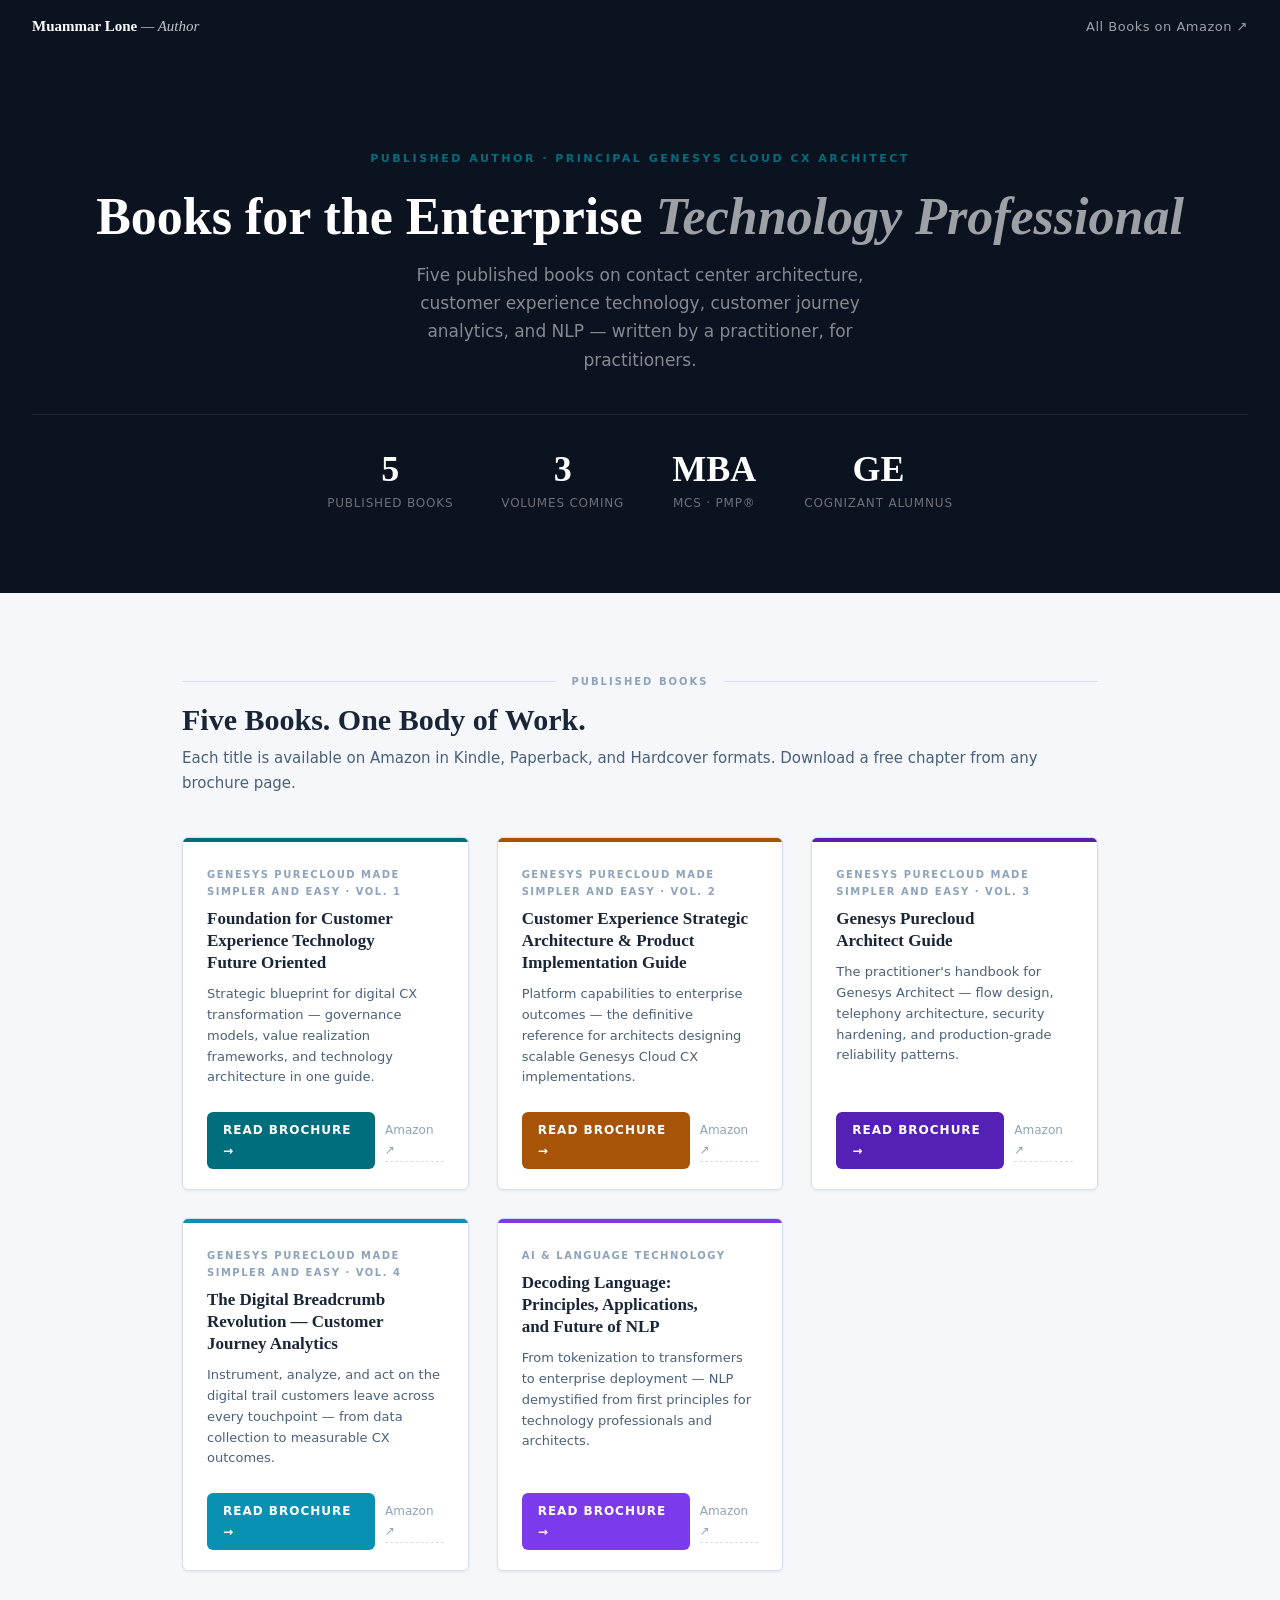
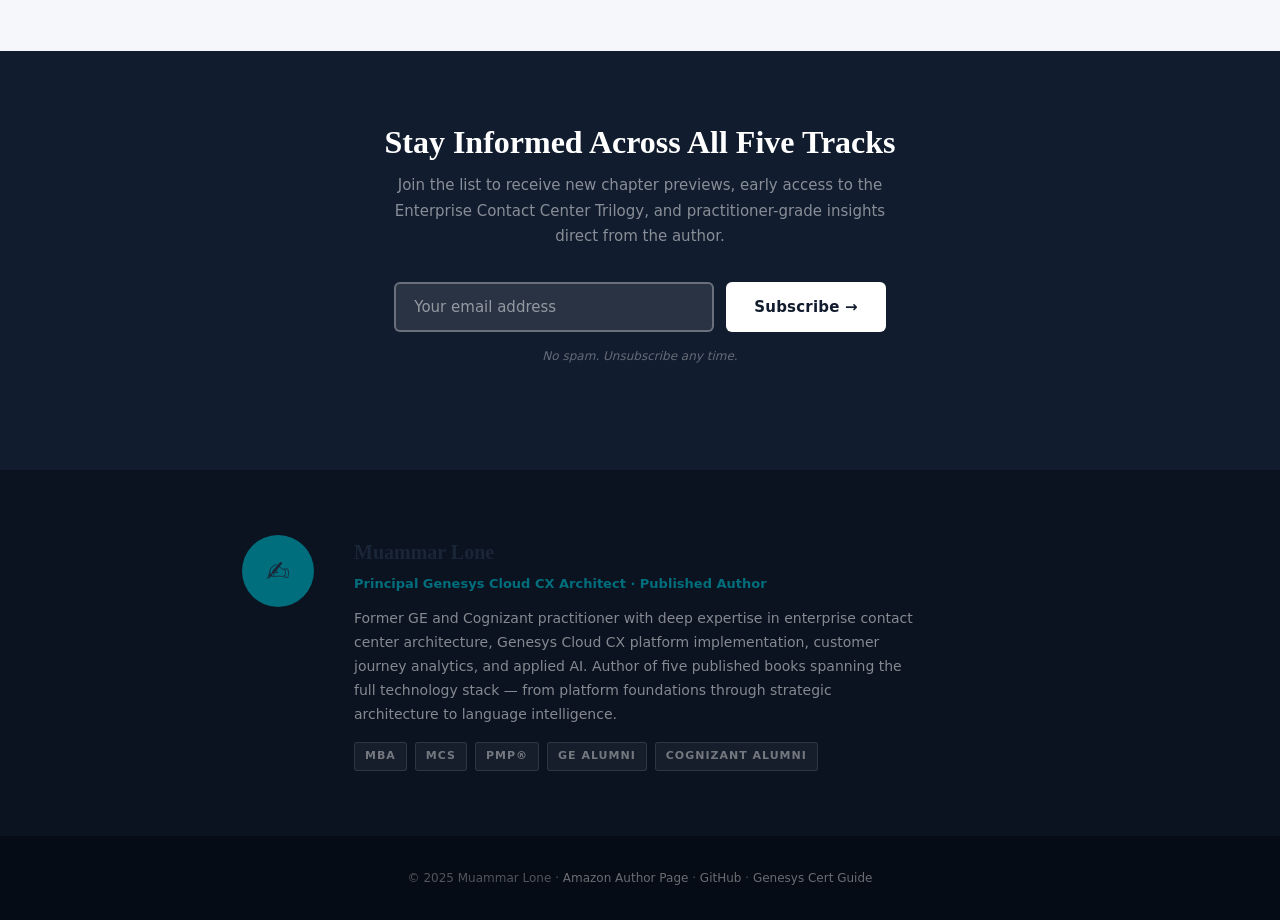
<file: index.html>
<!DOCTYPE html>
<html lang="en">
<head>
<meta charset="UTF-8">
<meta name="viewport" content="width=device-width, initial-scale=1.0">
<title>Muammar Lone — Author</title>
<meta name="description" content="Books on Genesys Cloud CX, contact center architecture, customer journey analytics, and NLP by Muammar Lone.">
<link rel="stylesheet" href="style.css">
<style>
:root { --accent: #006E7C; }

/* INDEX-SPECIFIC */
.hub-hero {
  background: var(--dark);
  padding: 96px 32px 80px;
  text-align: center;
}
.hub-eyebrow {
  font-size: 11px; font-weight: 700; font-family: var(--font-body);
  text-transform: uppercase; letter-spacing: 2.5px;
  color: var(--accent); margin-bottom: 20px;
}
.hub-hero h1 {
  font-family: var(--font-display);
  font-size: clamp(32px, 5vw, 52px);
  font-weight: bold; color: #fff; line-height: 1.1;
  margin-bottom: 16px; text-wrap: balance;
}
.hub-hero h1 em { font-style: italic; color: rgba(255,255,255,.6); }
.hub-hero-sub {
  font-size: 17px; color: rgba(255,255,255,.5);
  max-width: 520px; margin: 0 auto 40px; line-height: 1.65;
}
.hub-stats {
  display: flex; gap: 48px; justify-content: center; flex-wrap: wrap;
  border-top: 1px solid rgba(255,255,255,.08);
  padding-top: 36px; margin-top: 0;
}
.hub-stat-val {
  font-family: var(--font-display);
  font-size: 36px; font-weight: bold; color: #fff; line-height: 1;
  margin-bottom: 6px; font-variant-numeric: tabular-nums;
}
.hub-stat-lbl { font-size: 12px; color: rgba(255,255,255,.4); letter-spacing: .8px; text-transform: uppercase; }

/* BOOK GRID */
.books-section {
  padding: 80px 32px;
  max-width: 980px; margin: 0 auto;
}
.books-hub-grid {
  display: grid;
  grid-template-columns: repeat(auto-fill, minmax(280px, 1fr));
  gap: 28px;
  margin-top: 40px;
}
.book-hub-card {
  background: var(--surface);
  border: 1px solid var(--border);
  border-radius: var(--radius);
  box-shadow: var(--sh);
  overflow: hidden;
  display: flex; flex-direction: column;
  text-decoration: none;
  transition: box-shadow .18s, transform .18s;
}
.book-hub-card:hover { box-shadow: var(--sh-md); transform: translateY(-2px); }
.bhc-accent { height: 4px; }
.bhc-body { padding: 24px; flex: 1; }
.bhc-vol {
  font-size: 10px; font-weight: 700; text-transform: uppercase; letter-spacing: 1.5px;
  color: var(--faint); margin-bottom: 8px; font-family: var(--font-body);
}
.bhc-title {
  font-family: var(--font-display);
  font-size: 17px; font-weight: bold; line-height: 1.3; color: var(--text);
  margin-bottom: 10px; text-wrap: balance;
}
.bhc-desc { font-size: 13px; color: var(--muted); line-height: 1.6; }
.bhc-footer {
  padding: 0 24px 20px;
  display: flex; gap: 10px; align-items: center;
}
.bhc-btn {
  font-size: 12px; font-weight: 700; font-family: var(--font-body);
  text-transform: uppercase; letter-spacing: 1px;
  padding: 8px 16px; border-radius: var(--radius);
  color: #fff; text-decoration: none;
  transition: opacity .12s;
}
.bhc-btn:hover { opacity: .85; }
.bhc-amazon {
  font-size: 12px; color: var(--faint); text-decoration: none;
  border-bottom: 1px dashed var(--border);
}
.bhc-amazon:hover { color: var(--muted); }

/* NEWSLETTER BAND */
.newsletter-band {
  background: var(--dark-soft);
  padding: 72px 32px;
  text-align: center;
}
.newsletter-inner { max-width: 520px; margin: 0 auto; }
.newsletter-band h2 {
  font-family: var(--font-display);
  font-size: clamp(22px, 3vw, 32px);
  font-weight: bold; color: #fff; line-height: 1.2; margin-bottom: 12px;
}
.newsletter-band p { font-size: 15px; color: rgba(255,255,255,.5); margin-bottom: 32px; }
</style>
</head>
<body>

<nav class="site-nav">
  <a class="site-nav-brand" href="index.html"><strong>Muammar Lone</strong> — Author</a>
  <a class="site-nav-link" href="https://www.amazon.com/s?k=Muammar+Lone&i=stripbooks" target="_blank" rel="noopener">All Books on Amazon ↗</a>
</nav>

<!-- HERO -->
<div class="hub-hero">
  <div class="hub-eyebrow">Published Author · Principal Genesys Cloud CX Architect</div>
  <h1>Books for the Enterprise <em>Technology Professional</em></h1>
  <p class="hub-hero-sub">Five published books on contact center architecture, customer experience technology, customer journey analytics, and NLP — written by a practitioner, for practitioners.</p>
  <div class="hub-stats">
    <div>
      <div class="hub-stat-val">5</div>
      <div class="hub-stat-lbl">Published Books</div>
    </div>
    <div>
      <div class="hub-stat-val">3</div>
      <div class="hub-stat-lbl">Volumes Coming</div>
    </div>
    <div>
      <div class="hub-stat-val">MBA</div>
      <div class="hub-stat-lbl">MCS · PMP®</div>
    </div>
    <div>
      <div class="hub-stat-val">GE</div>
      <div class="hub-stat-lbl">Cognizant Alumnus</div>
    </div>
  </div>
</div>

<!-- BOOK GRID -->
<section class="books-section">
  <div class="ed-rule">
    <div class="ed-rule-line"></div>
    <div class="ed-rule-label">Published Books</div>
    <div class="ed-rule-line"></div>
  </div>
  <div class="section-title" style="margin-top:8px;">Five Books. One Body of Work.</div>
  <div class="section-sub">Each title is available on Amazon in Kindle, Paperback, and Hardcover formats. Download a free chapter from any brochure page.</div>

  <div class="books-hub-grid">

    <!-- BOOK 1 -->
    <div class="book-hub-card">
      <div class="bhc-accent" style="background:#006E7C;"></div>
      <div class="bhc-body">
        <div class="bhc-vol">Genesys Purecloud Made Simpler and Easy · Vol. 1</div>
        <div class="bhc-title">Foundation for Customer Experience Technology Future Oriented</div>
        <div class="bhc-desc">Strategic blueprint for digital CX transformation — governance models, value realization frameworks, and technology architecture in one guide.</div>
      </div>
      <div class="bhc-footer">
        <a class="bhc-btn" style="background:#006E7C;" href="book-1-cx-foundation.html">Read Brochure →</a>
        <a class="bhc-amazon" href="https://www.amazon.com/dp/B0DQYNVFL4" target="_blank" rel="noopener">Amazon ↗</a>
      </div>
    </div>

    <!-- BOOK 2 -->
    <div class="book-hub-card">
      <div class="bhc-accent" style="background:#A85408;"></div>
      <div class="bhc-body">
        <div class="bhc-vol">Genesys Purecloud Made Simpler and Easy · Vol. 2</div>
        <div class="bhc-title">Customer Experience Strategic Architecture &amp; Product Implementation Guide</div>
        <div class="bhc-desc">Platform capabilities to enterprise outcomes — the definitive reference for architects designing scalable Genesys Cloud CX implementations.</div>
      </div>
      <div class="bhc-footer">
        <a class="bhc-btn" style="background:#A85408;" href="book-2-cx-architecture.html">Read Brochure →</a>
        <a class="bhc-amazon" href="https://www.amazon.com/Experience-Strategic-Architecture-Implementation-Purecloud/dp/B0DNWJXS2B" target="_blank" rel="noopener">Amazon ↗</a>
      </div>
    </div>

    <!-- BOOK 3 -->
    <div class="book-hub-card">
      <div class="bhc-accent" style="background:#5521B5;"></div>
      <div class="bhc-body">
        <div class="bhc-vol">Genesys Purecloud Made Simpler and Easy · Vol. 3</div>
        <div class="bhc-title">Genesys Purecloud Architect Guide</div>
        <div class="bhc-desc">The practitioner's handbook for Genesys Architect — flow design, telephony architecture, security hardening, and production-grade reliability patterns.</div>
      </div>
      <div class="bhc-footer">
        <a class="bhc-btn" style="background:#5521B5;" href="book-3-architect-guide.html">Read Brochure →</a>
        <a class="bhc-amazon" href="https://www.amazon.com/Genesys-Purecloud-Architect-Guide-implementation/dp/B0DNQP9DY9" target="_blank" rel="noopener">Amazon ↗</a>
      </div>
    </div>

    <!-- BOOK 4 -->
    <div class="book-hub-card">
      <div class="bhc-accent" style="background:#0891B2;"></div>
      <div class="bhc-body">
        <div class="bhc-vol">Genesys Purecloud Made Simpler and Easy · Vol. 4</div>
        <div class="bhc-title">The Digital Breadcrumb Revolution — Customer Journey Analytics</div>
        <div class="bhc-desc">Instrument, analyze, and act on the digital trail customers leave across every touchpoint — from data collection to measurable CX outcomes.</div>
      </div>
      <div class="bhc-footer">
        <a class="bhc-btn" style="background:#0891B2;" href="book-4-digital-breadcrumb.html">Read Brochure →</a>
        <a class="bhc-amazon" href="https://www.amazon.com/dp/B0DQ9FG7B4" target="_blank" rel="noopener">Amazon ↗</a>
      </div>
    </div>

    <!-- BOOK 5 -->
    <div class="book-hub-card">
      <div class="bhc-accent" style="background:#7C3AED;"></div>
      <div class="bhc-body">
        <div class="bhc-vol">AI &amp; Language Technology</div>
        <div class="bhc-title">Decoding Language: Principles, Applications, and Future of NLP</div>
        <div class="bhc-desc">From tokenization to transformers to enterprise deployment — NLP demystified from first principles for technology professionals and architects.</div>
      </div>
      <div class="bhc-footer">
        <a class="bhc-btn" style="background:#7C3AED;" href="book-5-decoding-language.html">Read Brochure →</a>
        <a class="bhc-amazon" href="https://www.amazon.com/dp/B0DQSSYYYC" target="_blank" rel="noopener">Amazon ↗</a>
      </div>
    </div>

  </div>
</section>

<!-- NEWSLETTER -->
<div class="newsletter-band">
  <div class="newsletter-inner">
    <h2>Stay Informed Across All Five Tracks</h2>
    <p>Join the list to receive new chapter previews, early access to the Enterprise Contact Center Trilogy, and practitioner-grade insights direct from the author.</p>
    <form action="https://formsubmit.co/muammarlone@gmail.com" method="POST" class="lead-form">
      <input type="hidden" name="_subject" value="New Subscriber — Author Hub">
      <input type="hidden" name="_next" value="https://muammarlone.github.io/book-brochures/thank-you.html">
      <input type="hidden" name="_captcha" value="false">
      <input type="hidden" name="source" value="Author Hub — Newsletter">
      <input class="lead-input" type="email" name="email" placeholder="Your email address" required>
      <button class="lead-btn" type="submit" style="color:#111C2E;">Subscribe →</button>
    </form>
    <p class="lead-fine" style="color:rgba(255,255,255,.35); margin-top:14px; font-size:12px; font-style:italic;">No spam. Unsubscribe any time.</p>
  </div>
</div>

<!-- AUTHOR BIO -->
<div style="background:var(--dark); padding: 1px 0;">
  <div class="author-section">
    <div class="author-avatar">✍️</div>
    <div>
      <div class="author-meta-name">Muammar Lone</div>
      <div class="author-meta-title" style="color:#006E7C;">Principal Genesys Cloud CX Architect · Published Author</div>
      <div class="author-meta-bio" style="color:rgba(255,255,255,.5);">
        Former GE and Cognizant practitioner with deep expertise in enterprise contact center architecture, Genesys Cloud CX platform implementation, customer journey analytics, and applied AI. Author of five published books spanning the full technology stack — from platform foundations through strategic architecture to language intelligence.
      </div>
      <div class="author-creds" style="margin-top:16px;">
        <span class="cred" style="background:rgba(255,255,255,.05); border-color:rgba(255,255,255,.1); color:rgba(255,255,255,.4);">MBA</span>
        <span class="cred" style="background:rgba(255,255,255,.05); border-color:rgba(255,255,255,.1); color:rgba(255,255,255,.4);">MCS</span>
        <span class="cred" style="background:rgba(255,255,255,.05); border-color:rgba(255,255,255,.1); color:rgba(255,255,255,.4);">PMP®</span>
        <span class="cred" style="background:rgba(255,255,255,.05); border-color:rgba(255,255,255,.1); color:rgba(255,255,255,.4);">GE Alumni</span>
        <span class="cred" style="background:rgba(255,255,255,.05); border-color:rgba(255,255,255,.1); color:rgba(255,255,255,.4);">Cognizant Alumni</span>
      </div>
    </div>
  </div>
</div>

<footer class="site-footer">
  © 2025 Muammar Lone ·
  <a href="https://www.amazon.com/s?k=Muammar+Lone&i=stripbooks" target="_blank" rel="noopener">Amazon Author Page</a> ·
  <a href="https://github.com/muammarlone" target="_blank" rel="noopener">GitHub</a> ·
  <a href="https://muammarlone.github.io/genesys-cert-guide" target="_blank" rel="noopener">Genesys Cert Guide</a>
</footer>

</body>
</html>
</file>
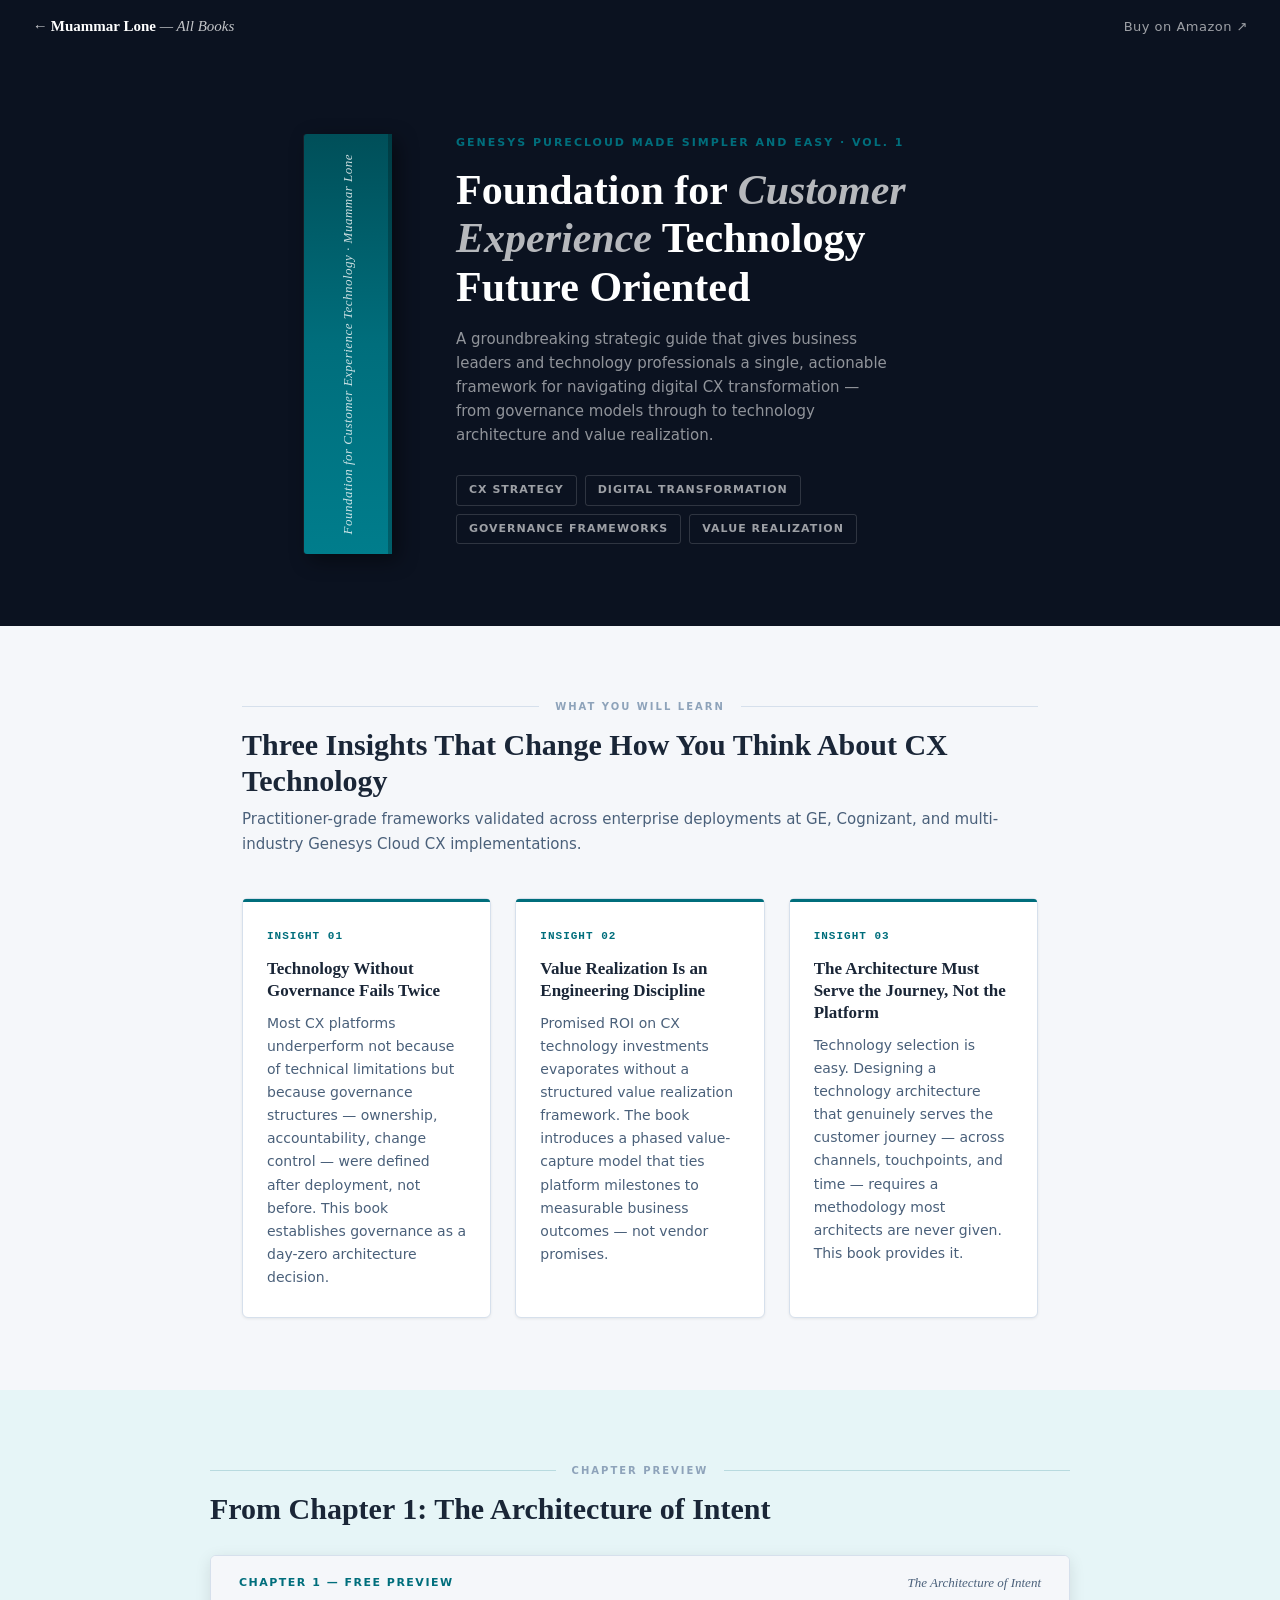
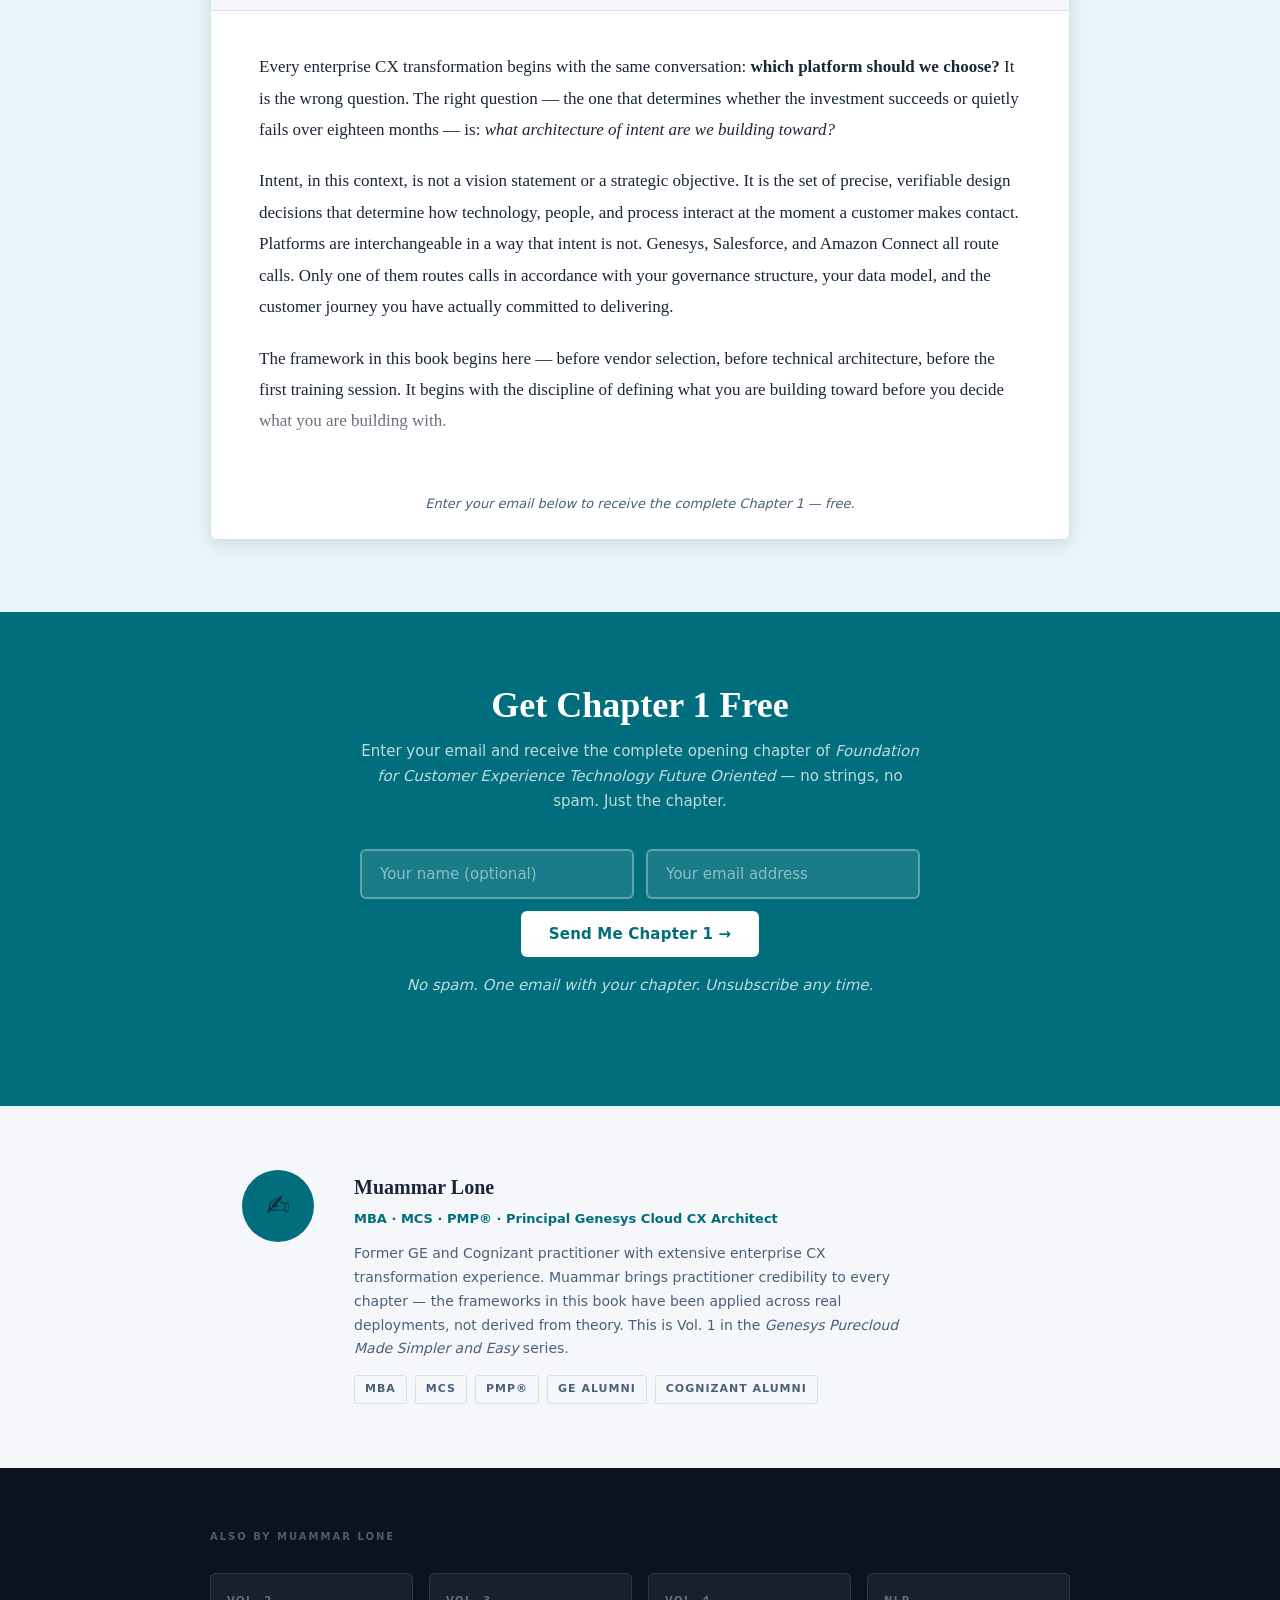
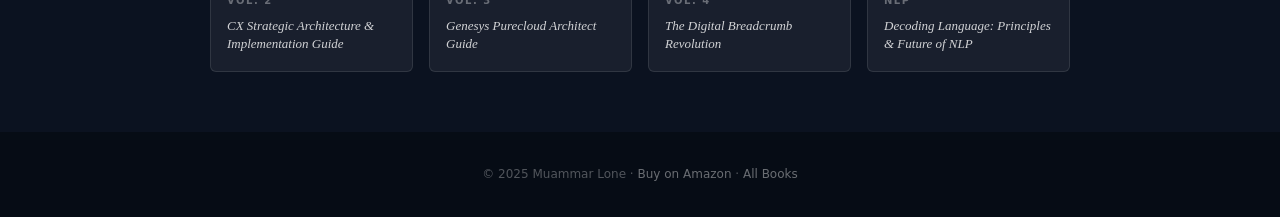
<file: book-1-cx-foundation.html>
<!DOCTYPE html>
<html lang="en">
<head>
<meta charset="UTF-8">
<meta name="viewport" content="width=device-width, initial-scale=1.0">
<title>Foundation for CX Technology — Muammar Lone</title>
<meta name="description" content="A groundbreaking strategic guide for business leaders and technology professionals navigating digital CX transformation.">
<link rel="stylesheet" href="style.css">
<style>
:root {
  --accent: #006E7C;
  --accent-bg: #E6F5F7;
}
</style>
</head>
<body>

<nav class="site-nav">
  <a class="site-nav-brand" href="index.html">← <strong>Muammar Lone</strong> — All Books</a>
  <a class="site-nav-link" href="https://www.amazon.com/dp/B0DQYNVFL4" target="_blank" rel="noopener">Buy on Amazon ↗</a>
</nav>

<!-- HERO -->
<div class="book-hero">
  <div class="book-spine-art" style="background: linear-gradient(180deg, #004F59 0%, #006E7C 50%, #007D8C 100%); min-height:340px;">
    <div class="book-spine-text">Foundation for Customer Experience Technology · Muammar Lone</div>
  </div>
  <div class="book-hero-text">
    <div class="book-eyebrow">Genesys Purecloud Made Simpler and Easy · Vol. 1</div>
    <h1>Foundation for <em>Customer Experience</em> Technology Future Oriented</h1>
    <p class="book-hero-sub">A groundbreaking strategic guide that gives business leaders and technology professionals a single, actionable framework for navigating digital CX transformation — from governance models through to technology architecture and value realization.</p>
    <div class="hero-tags">
      <span class="hero-tag">CX Strategy</span>
      <span class="hero-tag">Digital Transformation</span>
      <span class="hero-tag">Governance Frameworks</span>
      <span class="hero-tag">Value Realization</span>
    </div>
  </div>
</div>

<!-- KEY INSIGHTS -->
<section class="section">
  <div class="ed-rule">
    <div class="ed-rule-line"></div>
    <div class="ed-rule-label">What You Will Learn</div>
    <div class="ed-rule-line"></div>
  </div>
  <div class="section-title" style="margin-top:8px; margin-bottom:8px;">Three Insights That Change How You Think About CX Technology</div>
  <p class="section-sub">Practitioner-grade frameworks validated across enterprise deployments at GE, Cognizant, and multi-industry Genesys Cloud CX implementations.</p>

  <div class="insights-grid">
    <div class="insight-card">
      <div class="insight-number">Insight 01</div>
      <div class="insight-heading">Technology Without Governance Fails Twice</div>
      <div class="insight-body">Most CX platforms underperform not because of technical limitations but because governance structures — ownership, accountability, change control — were defined after deployment, not before. This book establishes governance as a day-zero architecture decision.</div>
    </div>
    <div class="insight-card">
      <div class="insight-number">Insight 02</div>
      <div class="insight-heading">Value Realization Is an Engineering Discipline</div>
      <div class="insight-body">Promised ROI on CX technology investments evaporates without a structured value realization framework. The book introduces a phased value-capture model that ties platform milestones to measurable business outcomes — not vendor promises.</div>
    </div>
    <div class="insight-card">
      <div class="insight-number">Insight 03</div>
      <div class="insight-heading">The Architecture Must Serve the Journey, Not the Platform</div>
      <div class="insight-body">Technology selection is easy. Designing a technology architecture that genuinely serves the customer journey — across channels, touchpoints, and time — requires a methodology most architects are never given. This book provides it.</div>
    </div>
  </div>
</section>

<!-- CHAPTER PREVIEW -->
<div class="section-accent">
  <div class="section-accent-inner">
    <div class="ed-rule">
      <div class="ed-rule-line" style="background: rgba(0,110,124,.2);"></div>
      <div class="ed-rule-label">Chapter Preview</div>
      <div class="ed-rule-line" style="background: rgba(0,110,124,.2);"></div>
    </div>
    <div class="section-title" style="margin-top:8px; margin-bottom:28px;">From Chapter 1: The Architecture of Intent</div>
    <div class="chapter-preview">
      <div class="chapter-preview-header">
        <span class="chapter-label">Chapter 1 — Free Preview</span>
        <span class="chapter-title-sm">The Architecture of Intent</span>
      </div>
      <div class="chapter-body">
        <p>Every enterprise CX transformation begins with the same conversation: <strong>which platform should we choose?</strong> It is the wrong question. The right question — the one that determines whether the investment succeeds or quietly fails over eighteen months — is: <em>what architecture of intent are we building toward?</em></p>
        <p>Intent, in this context, is not a vision statement or a strategic objective. It is the set of precise, verifiable design decisions that determine how technology, people, and process interact at the moment a customer makes contact. Platforms are interchangeable in a way that intent is not. Genesys, Salesforce, and Amazon Connect all route calls. Only one of them routes calls in accordance with your governance structure, your data model, and the customer journey you have actually committed to delivering.</p>
        <p>The framework in this book begins here — before vendor selection, before technical architecture, before the first training session. It begins with the discipline of defining what you are building toward before you decide what you are building with.</p>
      </div>
      <div class="chapter-fade"></div>
      <div class="chapter-cta-line">Enter your email below to receive the complete Chapter 1 — free.</div>
    </div>
  </div>
</div>

<!-- LEAD MAGNET -->
<div class="lead-magnet" style="background: var(--accent);">
  <div class="lead-magnet-inner">
    <h2>Get Chapter 1 Free</h2>
    <p>Enter your email and receive the complete opening chapter of <em>Foundation for Customer Experience Technology Future Oriented</em> — no strings, no spam. Just the chapter.</p>
    <form action="https://formsubmit.co/muammarlone@gmail.com" method="POST" class="lead-form">
      <input type="hidden" name="_subject" value="Free Chapter Request — Book 1: CX Foundation">
      <input type="hidden" name="_next" value="https://muammarlone.github.io/book-brochures/thank-you.html">
      <input type="hidden" name="_captcha" value="false">
      <input type="hidden" name="book" value="Vol. 1 — Foundation for CX Technology Future Oriented">
      <input class="lead-input" type="text" name="name" placeholder="Your name (optional)">
      <input class="lead-input" type="email" name="email" placeholder="Your email address" required>
      <button class="lead-btn" type="submit">Send Me Chapter 1 →</button>
    </form>
    <p class="lead-fine">No spam. One email with your chapter. Unsubscribe any time.</p>
  </div>
</div>

<!-- AUTHOR -->
<div class="author-section">
  <div class="author-avatar" style="background: var(--accent);">✍️</div>
  <div>
    <div class="author-meta-name">Muammar Lone</div>
    <div class="author-meta-title">MBA · MCS · PMP® · Principal Genesys Cloud CX Architect</div>
    <div class="author-meta-bio">Former GE and Cognizant practitioner with extensive enterprise CX transformation experience. Muammar brings practitioner credibility to every chapter — the frameworks in this book have been applied across real deployments, not derived from theory. This is Vol. 1 in the <em>Genesys Purecloud Made Simpler and Easy</em> series.</div>
    <div class="author-creds">
      <span class="cred">MBA</span><span class="cred">MCS</span><span class="cred">PMP®</span>
      <span class="cred">GE Alumni</span><span class="cred">Cognizant Alumni</span>
    </div>
  </div>
</div>

<!-- OTHER BOOKS -->
<div class="other-books">
  <div class="other-books-inner">
    <div class="ed-rule-label" style="color:rgba(255,255,255,.3); font-size:10px; text-transform:uppercase; letter-spacing:2px; margin-bottom:4px;">Also by Muammar Lone</div>
    <div class="other-books-grid">
      <a class="other-book-card" href="book-2-cx-architecture.html"><div class="other-book-vol">Vol. 2</div><div class="other-book-title">CX Strategic Architecture &amp; Implementation Guide</div></a>
      <a class="other-book-card" href="book-3-architect-guide.html"><div class="other-book-vol">Vol. 3</div><div class="other-book-title">Genesys Purecloud Architect Guide</div></a>
      <a class="other-book-card" href="book-4-digital-breadcrumb.html"><div class="other-book-vol">Vol. 4</div><div class="other-book-title">The Digital Breadcrumb Revolution</div></a>
      <a class="other-book-card" href="book-5-decoding-language.html"><div class="other-book-vol">NLP</div><div class="other-book-title">Decoding Language: Principles &amp; Future of NLP</div></a>
    </div>
  </div>
</div>

<footer class="site-footer">
  © 2025 Muammar Lone ·
  <a href="https://www.amazon.com/dp/B0DQYNVFL4" target="_blank" rel="noopener">Buy on Amazon</a> ·
  <a href="index.html">All Books</a>
</footer>
</body>
</html>
</file>
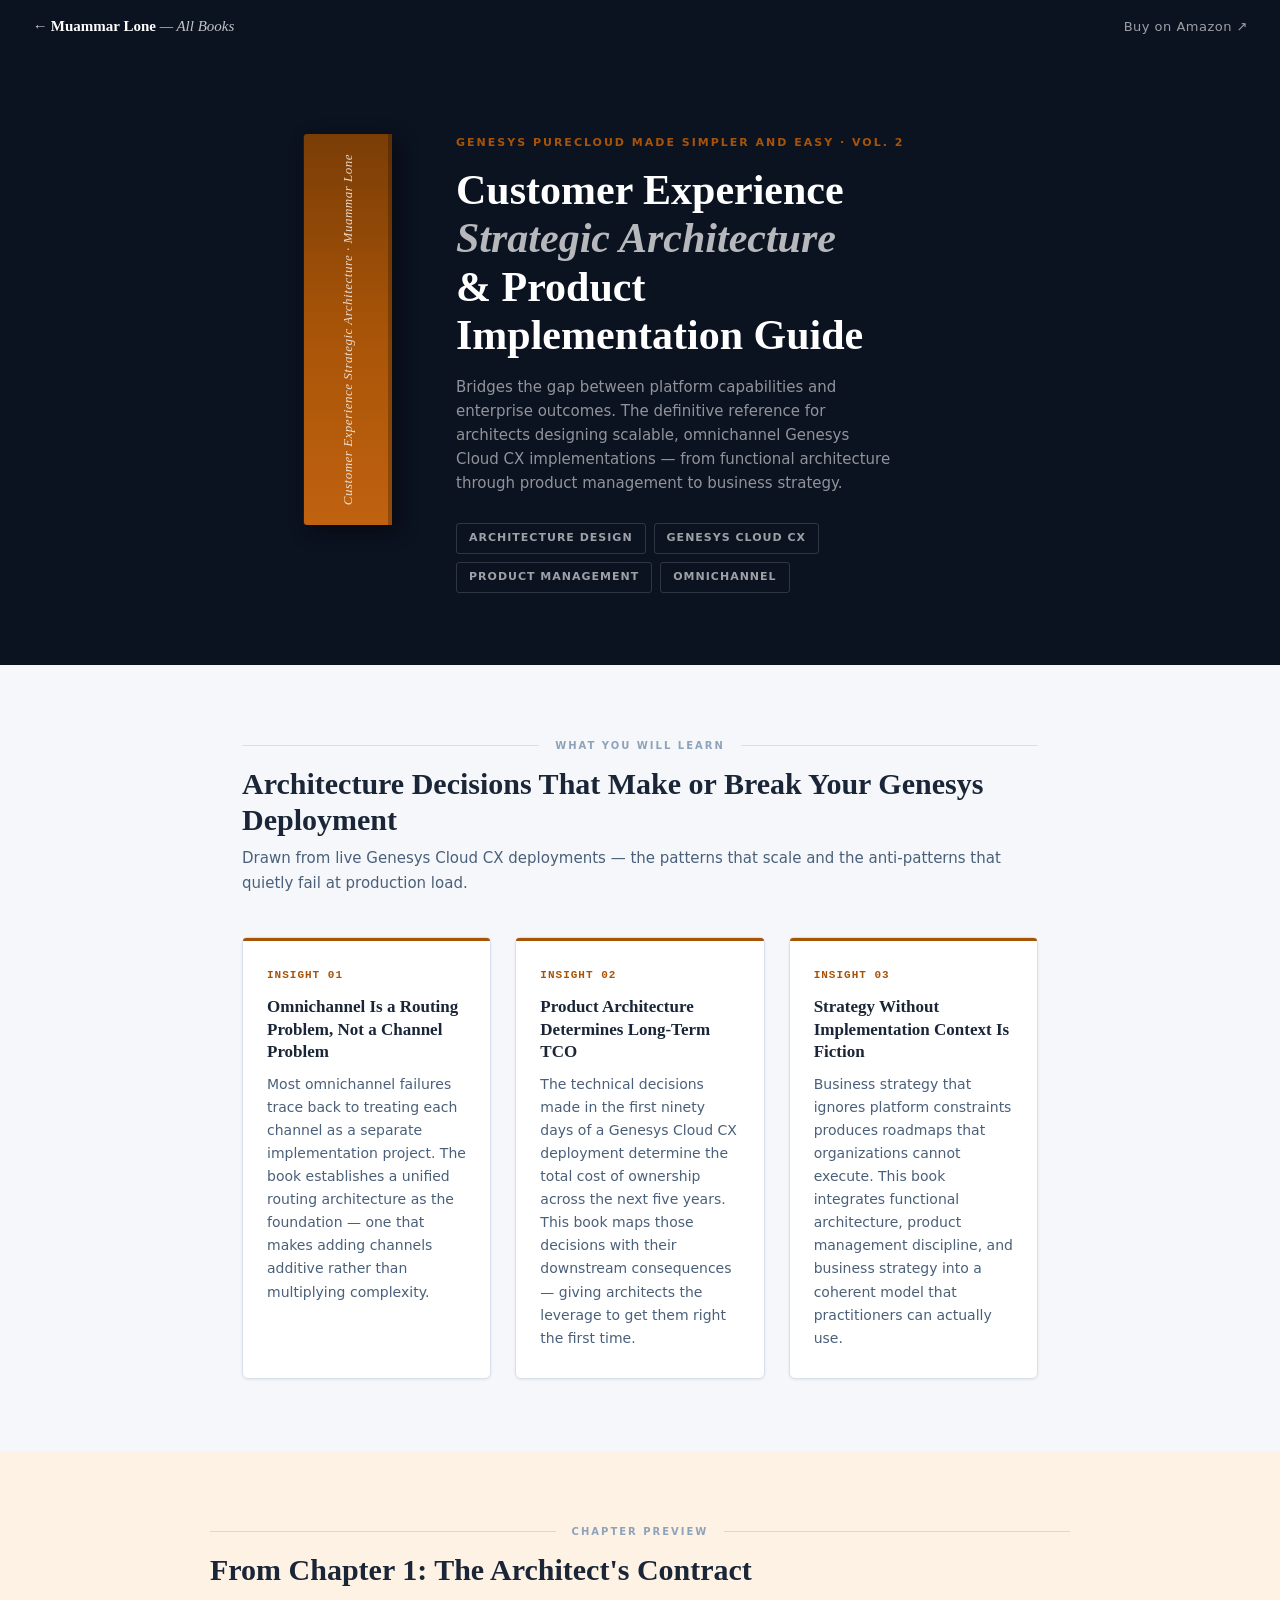
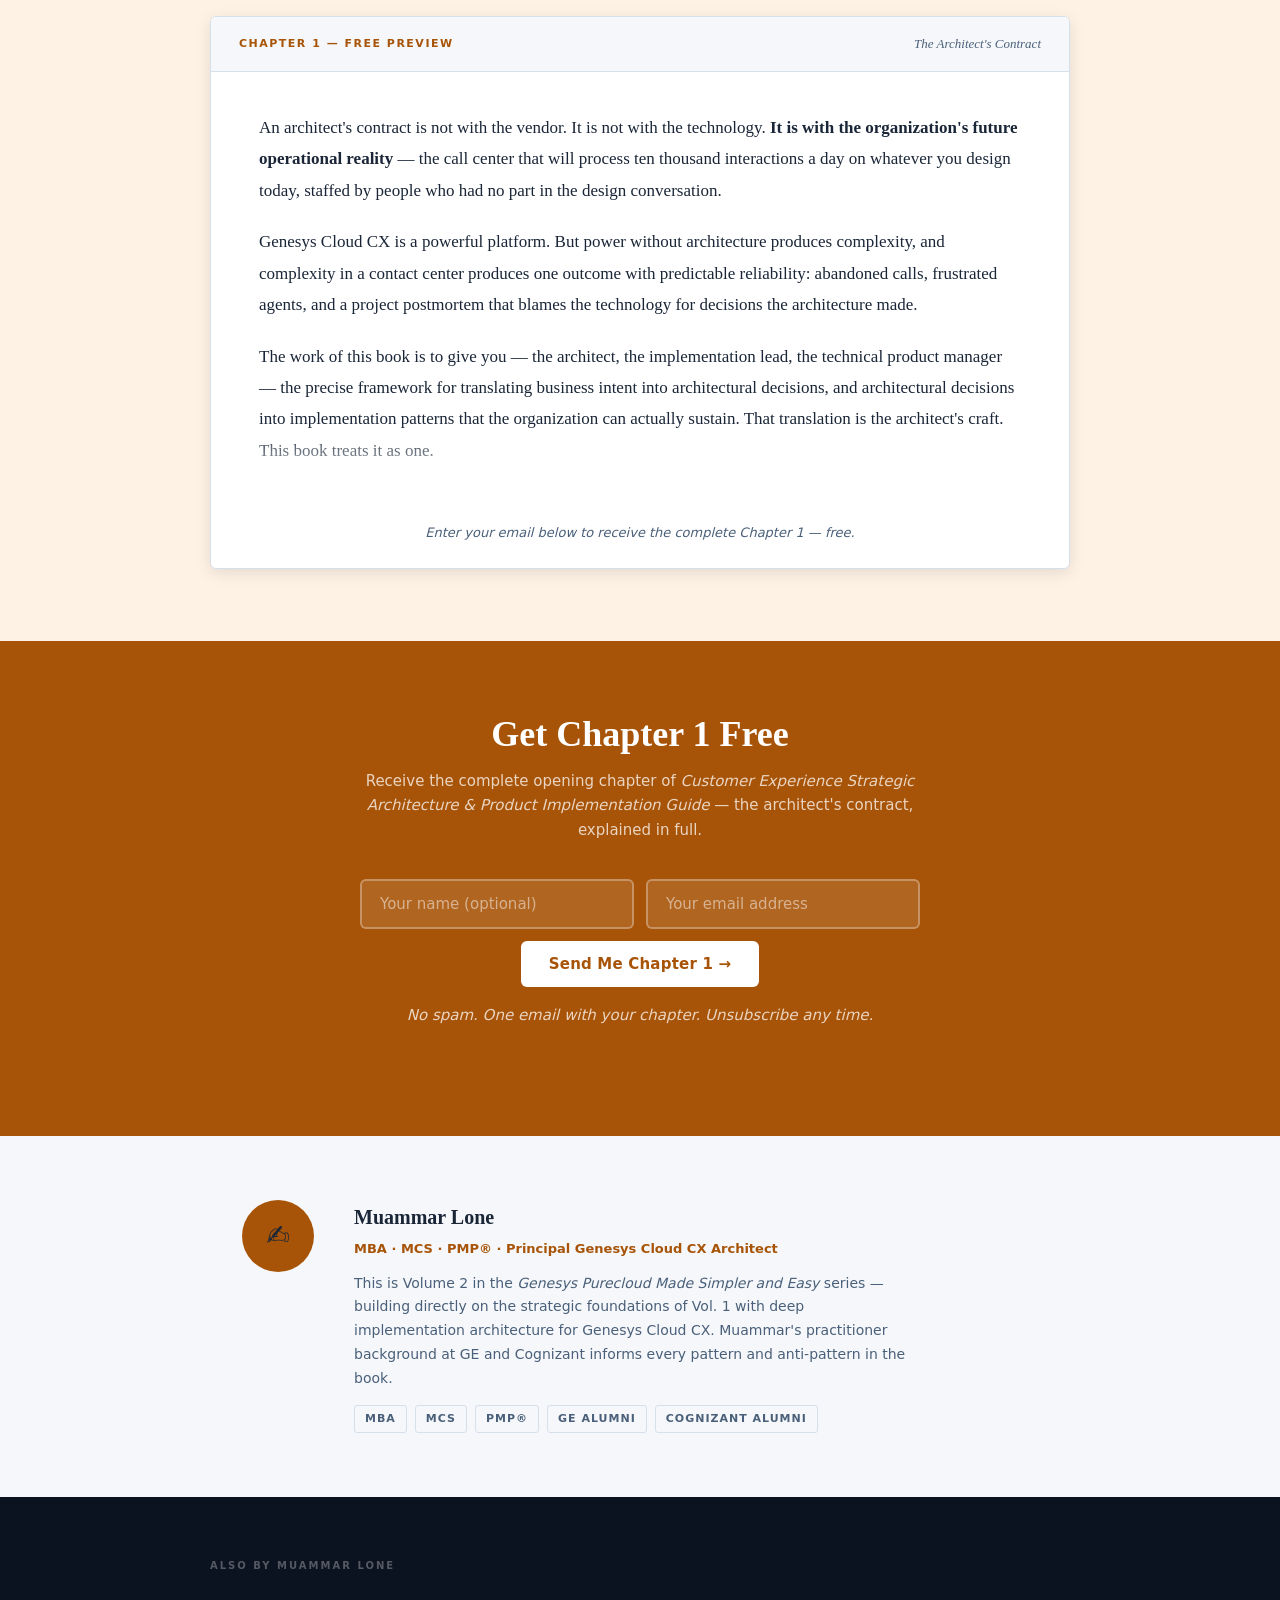
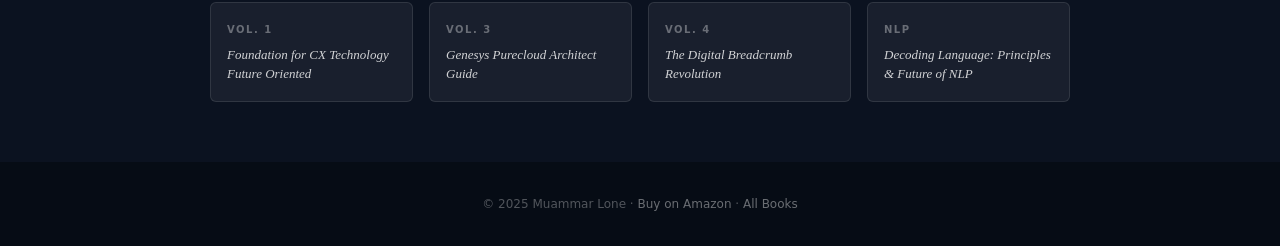
<file: book-2-cx-architecture.html>
<!DOCTYPE html>
<html lang="en">
<head>
<meta charset="UTF-8">
<meta name="viewport" content="width=device-width, initial-scale=1.0">
<title>CX Strategic Architecture — Muammar Lone</title>
<meta name="description" content="The definitive reference for architects designing scalable, omnichannel Genesys Cloud CX implementations.">
<link rel="stylesheet" href="style.css">
<style>
:root {
  --accent: #A85408;
  --accent-bg: #FEF2E5;
}
</style>
</head>
<body>

<nav class="site-nav">
  <a class="site-nav-brand" href="index.html">← <strong>Muammar Lone</strong> — All Books</a>
  <a class="site-nav-link" href="https://www.amazon.com/Experience-Strategic-Architecture-Implementation-Purecloud/dp/B0DNWJXS2B" target="_blank" rel="noopener">Buy on Amazon ↗</a>
</nav>

<!-- HERO -->
<div class="book-hero">
  <div class="book-spine-art" style="background: linear-gradient(180deg, #7A3D06 0%, #A85408 50%, #C06210 100%); min-height:360px;">
    <div class="book-spine-text">Customer Experience Strategic Architecture · Muammar Lone</div>
  </div>
  <div class="book-hero-text">
    <div class="book-eyebrow">Genesys Purecloud Made Simpler and Easy · Vol. 2</div>
    <h1>Customer Experience <em>Strategic Architecture</em> &amp; Product Implementation Guide</h1>
    <p class="book-hero-sub">Bridges the gap between platform capabilities and enterprise outcomes. The definitive reference for architects designing scalable, omnichannel Genesys Cloud CX implementations — from functional architecture through product management to business strategy.</p>
    <div class="hero-tags">
      <span class="hero-tag">Architecture Design</span>
      <span class="hero-tag">Genesys Cloud CX</span>
      <span class="hero-tag">Product Management</span>
      <span class="hero-tag">Omnichannel</span>
    </div>
  </div>
</div>

<!-- KEY INSIGHTS -->
<section class="section">
  <div class="ed-rule">
    <div class="ed-rule-line"></div>
    <div class="ed-rule-label">What You Will Learn</div>
    <div class="ed-rule-line"></div>
  </div>
  <div class="section-title" style="margin-top:8px; margin-bottom:8px;">Architecture Decisions That Make or Break Your Genesys Deployment</div>
  <p class="section-sub">Drawn from live Genesys Cloud CX deployments — the patterns that scale and the anti-patterns that quietly fail at production load.</p>

  <div class="insights-grid">
    <div class="insight-card">
      <div class="insight-number">Insight 01</div>
      <div class="insight-heading">Omnichannel Is a Routing Problem, Not a Channel Problem</div>
      <div class="insight-body">Most omnichannel failures trace back to treating each channel as a separate implementation project. The book establishes a unified routing architecture as the foundation — one that makes adding channels additive rather than multiplying complexity.</div>
    </div>
    <div class="insight-card">
      <div class="insight-number">Insight 02</div>
      <div class="insight-heading">Product Architecture Determines Long-Term TCO</div>
      <div class="insight-body">The technical decisions made in the first ninety days of a Genesys Cloud CX deployment determine the total cost of ownership across the next five years. This book maps those decisions with their downstream consequences — giving architects the leverage to get them right the first time.</div>
    </div>
    <div class="insight-card">
      <div class="insight-number">Insight 03</div>
      <div class="insight-heading">Strategy Without Implementation Context Is Fiction</div>
      <div class="insight-body">Business strategy that ignores platform constraints produces roadmaps that organizations cannot execute. This book integrates functional architecture, product management discipline, and business strategy into a coherent model that practitioners can actually use.</div>
    </div>
  </div>
</section>

<!-- CHAPTER PREVIEW -->
<div class="section-accent">
  <div class="section-accent-inner">
    <div class="ed-rule">
      <div class="ed-rule-line" style="background: rgba(168,84,8,.2);"></div>
      <div class="ed-rule-label">Chapter Preview</div>
      <div class="ed-rule-line" style="background: rgba(168,84,8,.2);"></div>
    </div>
    <div class="section-title" style="margin-top:8px; margin-bottom:28px;">From Chapter 1: The Architect's Contract</div>
    <div class="chapter-preview">
      <div class="chapter-preview-header">
        <span class="chapter-label" style="color:#A85408;">Chapter 1 — Free Preview</span>
        <span class="chapter-title-sm">The Architect's Contract</span>
      </div>
      <div class="chapter-body">
        <p>An architect's contract is not with the vendor. It is not with the technology. <strong>It is with the organization's future operational reality</strong> — the call center that will process ten thousand interactions a day on whatever you design today, staffed by people who had no part in the design conversation.</p>
        <p>Genesys Cloud CX is a powerful platform. But power without architecture produces complexity, and complexity in a contact center produces one outcome with predictable reliability: abandoned calls, frustrated agents, and a project postmortem that blames the technology for decisions the architecture made.</p>
        <p>The work of this book is to give you — the architect, the implementation lead, the technical product manager — the precise framework for translating business intent into architectural decisions, and architectural decisions into implementation patterns that the organization can actually sustain. That translation is the architect's craft. This book treats it as one.</p>
      </div>
      <div class="chapter-fade"></div>
      <div class="chapter-cta-line">Enter your email below to receive the complete Chapter 1 — free.</div>
    </div>
  </div>
</div>

<!-- LEAD MAGNET -->
<div class="lead-magnet" style="background: var(--accent);">
  <div class="lead-magnet-inner">
    <h2>Get Chapter 1 Free</h2>
    <p>Receive the complete opening chapter of <em>Customer Experience Strategic Architecture &amp; Product Implementation Guide</em> — the architect's contract, explained in full.</p>
    <form action="https://formsubmit.co/muammarlone@gmail.com" method="POST" class="lead-form">
      <input type="hidden" name="_subject" value="Free Chapter Request — Book 2: CX Architecture">
      <input type="hidden" name="_next" value="https://muammarlone.github.io/book-brochures/thank-you.html">
      <input type="hidden" name="_captcha" value="false">
      <input type="hidden" name="book" value="Vol. 2 — CX Strategic Architecture & Product Implementation Guide">
      <input class="lead-input" type="text" name="name" placeholder="Your name (optional)">
      <input class="lead-input" type="email" name="email" placeholder="Your email address" required>
      <button class="lead-btn" type="submit" style="color:#A85408;">Send Me Chapter 1 →</button>
    </form>
    <p class="lead-fine">No spam. One email with your chapter. Unsubscribe any time.</p>
  </div>
</div>

<!-- AUTHOR -->
<div class="author-section">
  <div class="author-avatar" style="background: var(--accent);">✍️</div>
  <div>
    <div class="author-meta-name">Muammar Lone</div>
    <div class="author-meta-title">MBA · MCS · PMP® · Principal Genesys Cloud CX Architect</div>
    <div class="author-meta-bio">This is Volume 2 in the <em>Genesys Purecloud Made Simpler and Easy</em> series — building directly on the strategic foundations of Vol. 1 with deep implementation architecture for Genesys Cloud CX. Muammar's practitioner background at GE and Cognizant informs every pattern and anti-pattern in the book.</div>
    <div class="author-creds">
      <span class="cred">MBA</span><span class="cred">MCS</span><span class="cred">PMP®</span>
      <span class="cred">GE Alumni</span><span class="cred">Cognizant Alumni</span>
    </div>
  </div>
</div>

<!-- OTHER BOOKS -->
<div class="other-books">
  <div class="other-books-inner">
    <div class="ed-rule-label" style="color:rgba(255,255,255,.3); font-size:10px; text-transform:uppercase; letter-spacing:2px; margin-bottom:4px;">Also by Muammar Lone</div>
    <div class="other-books-grid">
      <a class="other-book-card" href="book-1-cx-foundation.html"><div class="other-book-vol">Vol. 1</div><div class="other-book-title">Foundation for CX Technology Future Oriented</div></a>
      <a class="other-book-card" href="book-3-architect-guide.html"><div class="other-book-vol">Vol. 3</div><div class="other-book-title">Genesys Purecloud Architect Guide</div></a>
      <a class="other-book-card" href="book-4-digital-breadcrumb.html"><div class="other-book-vol">Vol. 4</div><div class="other-book-title">The Digital Breadcrumb Revolution</div></a>
      <a class="other-book-card" href="book-5-decoding-language.html"><div class="other-book-vol">NLP</div><div class="other-book-title">Decoding Language: Principles &amp; Future of NLP</div></a>
    </div>
  </div>
</div>

<footer class="site-footer">
  © 2025 Muammar Lone ·
  <a href="https://www.amazon.com/Experience-Strategic-Architecture-Implementation-Purecloud/dp/B0DNWJXS2B" target="_blank" rel="noopener">Buy on Amazon</a> ·
  <a href="index.html">All Books</a>
</footer>
</body>
</html>
</file>
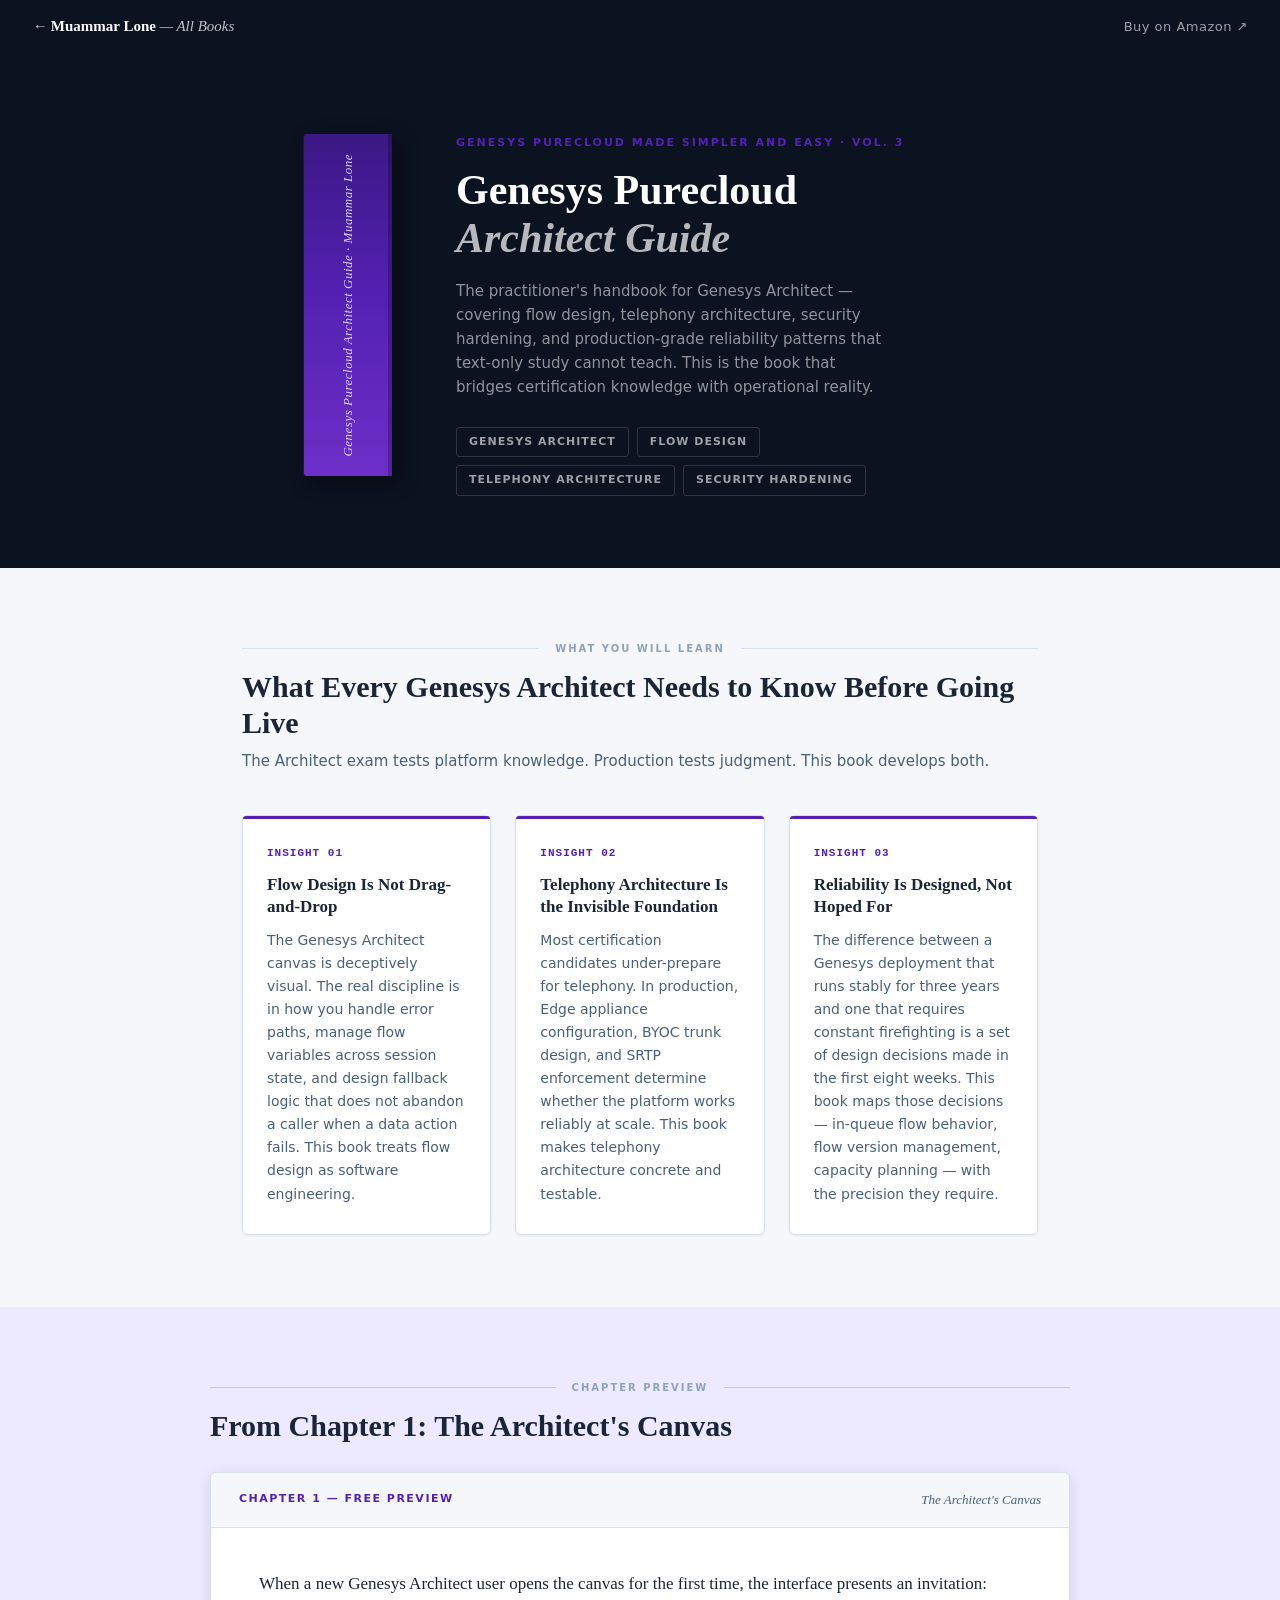
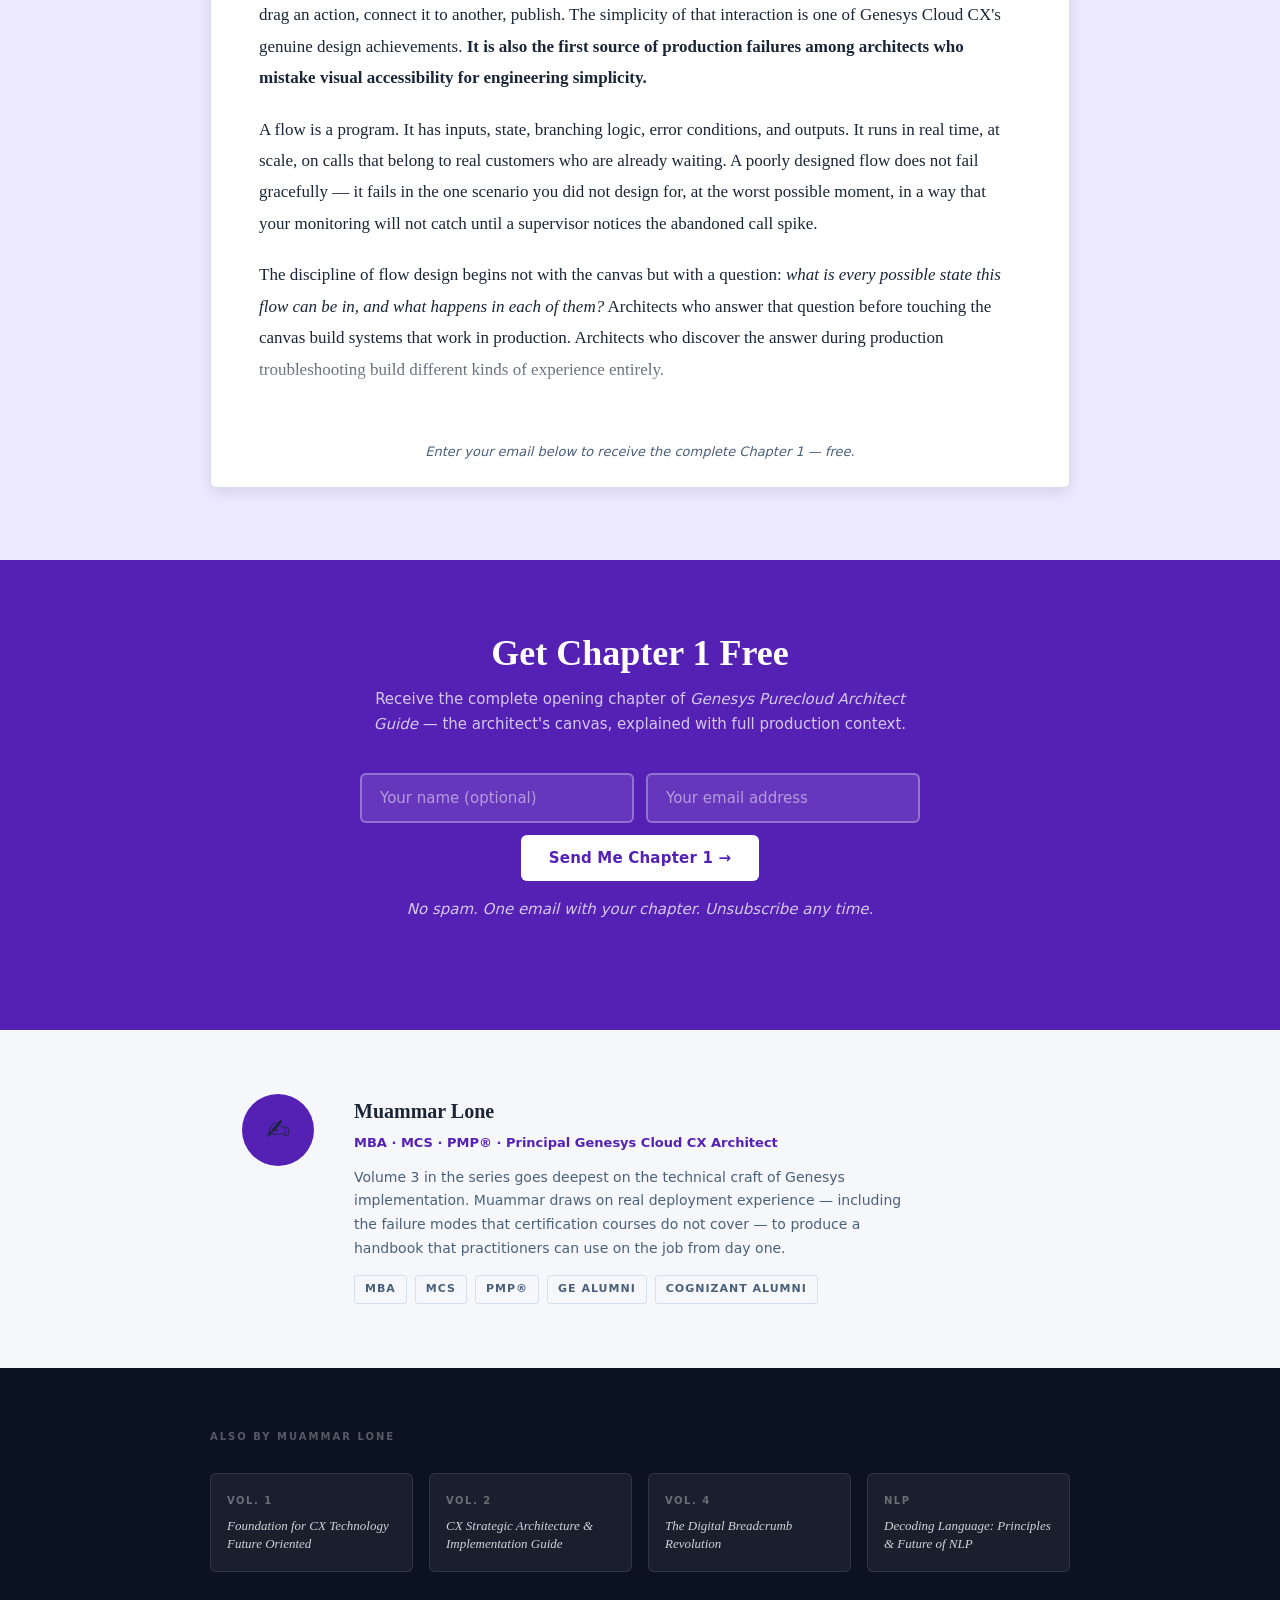
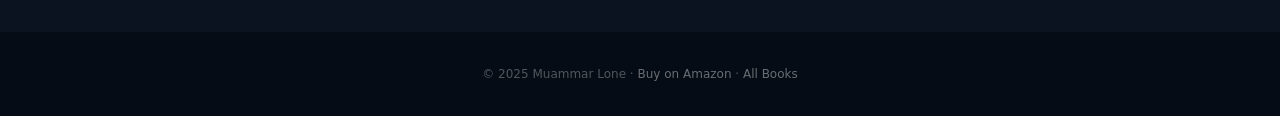
<file: book-3-architect-guide.html>
<!DOCTYPE html>
<html lang="en">
<head>
<meta charset="UTF-8">
<meta name="viewport" content="width=device-width, initial-scale=1.0">
<title>Genesys Purecloud Architect Guide — Muammar Lone</title>
<meta name="description" content="The practitioner's handbook for Genesys Architect — flow design, telephony architecture, security hardening, and production-grade reliability patterns.">
<link rel="stylesheet" href="style.css">
<style>
:root {
  --accent: #5521B5;
  --accent-bg: #EDE9FE;
}
</style>
</head>
<body>

<nav class="site-nav">
  <a class="site-nav-brand" href="index.html">← <strong>Muammar Lone</strong> — All Books</a>
  <a class="site-nav-link" href="https://www.amazon.com/Genesys-Purecloud-Architect-Guide-implementation/dp/B0DNQP9DY9" target="_blank" rel="noopener">Buy on Amazon ↗</a>
</nav>

<!-- HERO -->
<div class="book-hero">
  <div class="book-spine-art" style="background: linear-gradient(180deg, #3B1884 0%, #5521B5 50%, #6D2FC7 100%); min-height:340px;">
    <div class="book-spine-text">Genesys Purecloud Architect Guide · Muammar Lone</div>
  </div>
  <div class="book-hero-text">
    <div class="book-eyebrow">Genesys Purecloud Made Simpler and Easy · Vol. 3</div>
    <h1>Genesys Purecloud <em>Architect Guide</em></h1>
    <p class="book-hero-sub">The practitioner's handbook for Genesys Architect — covering flow design, telephony architecture, security hardening, and production-grade reliability patterns that text-only study cannot teach. This is the book that bridges certification knowledge with operational reality.</p>
    <div class="hero-tags">
      <span class="hero-tag">Genesys Architect</span>
      <span class="hero-tag">Flow Design</span>
      <span class="hero-tag">Telephony Architecture</span>
      <span class="hero-tag">Security Hardening</span>
    </div>
  </div>
</div>

<!-- KEY INSIGHTS -->
<section class="section">
  <div class="ed-rule">
    <div class="ed-rule-line"></div>
    <div class="ed-rule-label">What You Will Learn</div>
    <div class="ed-rule-line"></div>
  </div>
  <div class="section-title" style="margin-top:8px; margin-bottom:8px;">What Every Genesys Architect Needs to Know Before Going Live</div>
  <p class="section-sub">The Architect exam tests platform knowledge. Production tests judgment. This book develops both.</p>

  <div class="insights-grid">
    <div class="insight-card">
      <div class="insight-number">Insight 01</div>
      <div class="insight-heading">Flow Design Is Not Drag-and-Drop</div>
      <div class="insight-body">The Genesys Architect canvas is deceptively visual. The real discipline is in how you handle error paths, manage flow variables across session state, and design fallback logic that does not abandon a caller when a data action fails. This book treats flow design as software engineering.</div>
    </div>
    <div class="insight-card">
      <div class="insight-number">Insight 02</div>
      <div class="insight-heading">Telephony Architecture Is the Invisible Foundation</div>
      <div class="insight-body">Most certification candidates under-prepare for telephony. In production, Edge appliance configuration, BYOC trunk design, and SRTP enforcement determine whether the platform works reliably at scale. This book makes telephony architecture concrete and testable.</div>
    </div>
    <div class="insight-card">
      <div class="insight-number">Insight 03</div>
      <div class="insight-heading">Reliability Is Designed, Not Hoped For</div>
      <div class="insight-body">The difference between a Genesys deployment that runs stably for three years and one that requires constant firefighting is a set of design decisions made in the first eight weeks. This book maps those decisions — in-queue flow behavior, flow version management, capacity planning — with the precision they require.</div>
    </div>
  </div>
</section>

<!-- CHAPTER PREVIEW -->
<div class="section-accent">
  <div class="section-accent-inner">
    <div class="ed-rule">
      <div class="ed-rule-line" style="background: rgba(85,33,181,.2);"></div>
      <div class="ed-rule-label">Chapter Preview</div>
      <div class="ed-rule-line" style="background: rgba(85,33,181,.2);"></div>
    </div>
    <div class="section-title" style="margin-top:8px; margin-bottom:28px;">From Chapter 1: The Architect's Canvas</div>
    <div class="chapter-preview">
      <div class="chapter-preview-header">
        <span class="chapter-label" style="color:#5521B5;">Chapter 1 — Free Preview</span>
        <span class="chapter-title-sm">The Architect's Canvas</span>
      </div>
      <div class="chapter-body">
        <p>When a new Genesys Architect user opens the canvas for the first time, the interface presents an invitation: drag an action, connect it to another, publish. The simplicity of that interaction is one of Genesys Cloud CX's genuine design achievements. <strong>It is also the first source of production failures among architects who mistake visual accessibility for engineering simplicity.</strong></p>
        <p>A flow is a program. It has inputs, state, branching logic, error conditions, and outputs. It runs in real time, at scale, on calls that belong to real customers who are already waiting. A poorly designed flow does not fail gracefully — it fails in the one scenario you did not design for, at the worst possible moment, in a way that your monitoring will not catch until a supervisor notices the abandoned call spike.</p>
        <p>The discipline of flow design begins not with the canvas but with a question: <em>what is every possible state this flow can be in, and what happens in each of them?</em> Architects who answer that question before touching the canvas build systems that work in production. Architects who discover the answer during production troubleshooting build different kinds of experience entirely.</p>
      </div>
      <div class="chapter-fade"></div>
      <div class="chapter-cta-line">Enter your email below to receive the complete Chapter 1 — free.</div>
    </div>
  </div>
</div>

<!-- LEAD MAGNET -->
<div class="lead-magnet" style="background: var(--accent);">
  <div class="lead-magnet-inner">
    <h2>Get Chapter 1 Free</h2>
    <p>Receive the complete opening chapter of <em>Genesys Purecloud Architect Guide</em> — the architect's canvas, explained with full production context.</p>
    <form action="https://formsubmit.co/muammarlone@gmail.com" method="POST" class="lead-form">
      <input type="hidden" name="_subject" value="Free Chapter Request — Book 3: Architect Guide">
      <input type="hidden" name="_next" value="https://muammarlone.github.io/book-brochures/thank-you.html">
      <input type="hidden" name="_captcha" value="false">
      <input type="hidden" name="book" value="Vol. 3 — Genesys Purecloud Architect Guide">
      <input class="lead-input" type="text" name="name" placeholder="Your name (optional)">
      <input class="lead-input" type="email" name="email" placeholder="Your email address" required>
      <button class="lead-btn" type="submit" style="color:#5521B5;">Send Me Chapter 1 →</button>
    </form>
    <p class="lead-fine">No spam. One email with your chapter. Unsubscribe any time.</p>
  </div>
</div>

<!-- AUTHOR -->
<div class="author-section">
  <div class="author-avatar" style="background: var(--accent);">✍️</div>
  <div>
    <div class="author-meta-name">Muammar Lone</div>
    <div class="author-meta-title">MBA · MCS · PMP® · Principal Genesys Cloud CX Architect</div>
    <div class="author-meta-bio">Volume 3 in the series goes deepest on the technical craft of Genesys implementation. Muammar draws on real deployment experience — including the failure modes that certification courses do not cover — to produce a handbook that practitioners can use on the job from day one.</div>
    <div class="author-creds">
      <span class="cred">MBA</span><span class="cred">MCS</span><span class="cred">PMP®</span>
      <span class="cred">GE Alumni</span><span class="cred">Cognizant Alumni</span>
    </div>
  </div>
</div>

<!-- OTHER BOOKS -->
<div class="other-books">
  <div class="other-books-inner">
    <div class="ed-rule-label" style="color:rgba(255,255,255,.3); font-size:10px; text-transform:uppercase; letter-spacing:2px; margin-bottom:4px;">Also by Muammar Lone</div>
    <div class="other-books-grid">
      <a class="other-book-card" href="book-1-cx-foundation.html"><div class="other-book-vol">Vol. 1</div><div class="other-book-title">Foundation for CX Technology Future Oriented</div></a>
      <a class="other-book-card" href="book-2-cx-architecture.html"><div class="other-book-vol">Vol. 2</div><div class="other-book-title">CX Strategic Architecture &amp; Implementation Guide</div></a>
      <a class="other-book-card" href="book-4-digital-breadcrumb.html"><div class="other-book-vol">Vol. 4</div><div class="other-book-title">The Digital Breadcrumb Revolution</div></a>
      <a class="other-book-card" href="book-5-decoding-language.html"><div class="other-book-vol">NLP</div><div class="other-book-title">Decoding Language: Principles &amp; Future of NLP</div></a>
    </div>
  </div>
</div>

<footer class="site-footer">
  © 2025 Muammar Lone ·
  <a href="https://www.amazon.com/Genesys-Purecloud-Architect-Guide-implementation/dp/B0DNQP9DY9" target="_blank" rel="noopener">Buy on Amazon</a> ·
  <a href="index.html">All Books</a>
</footer>
</body>
</html>
</file>
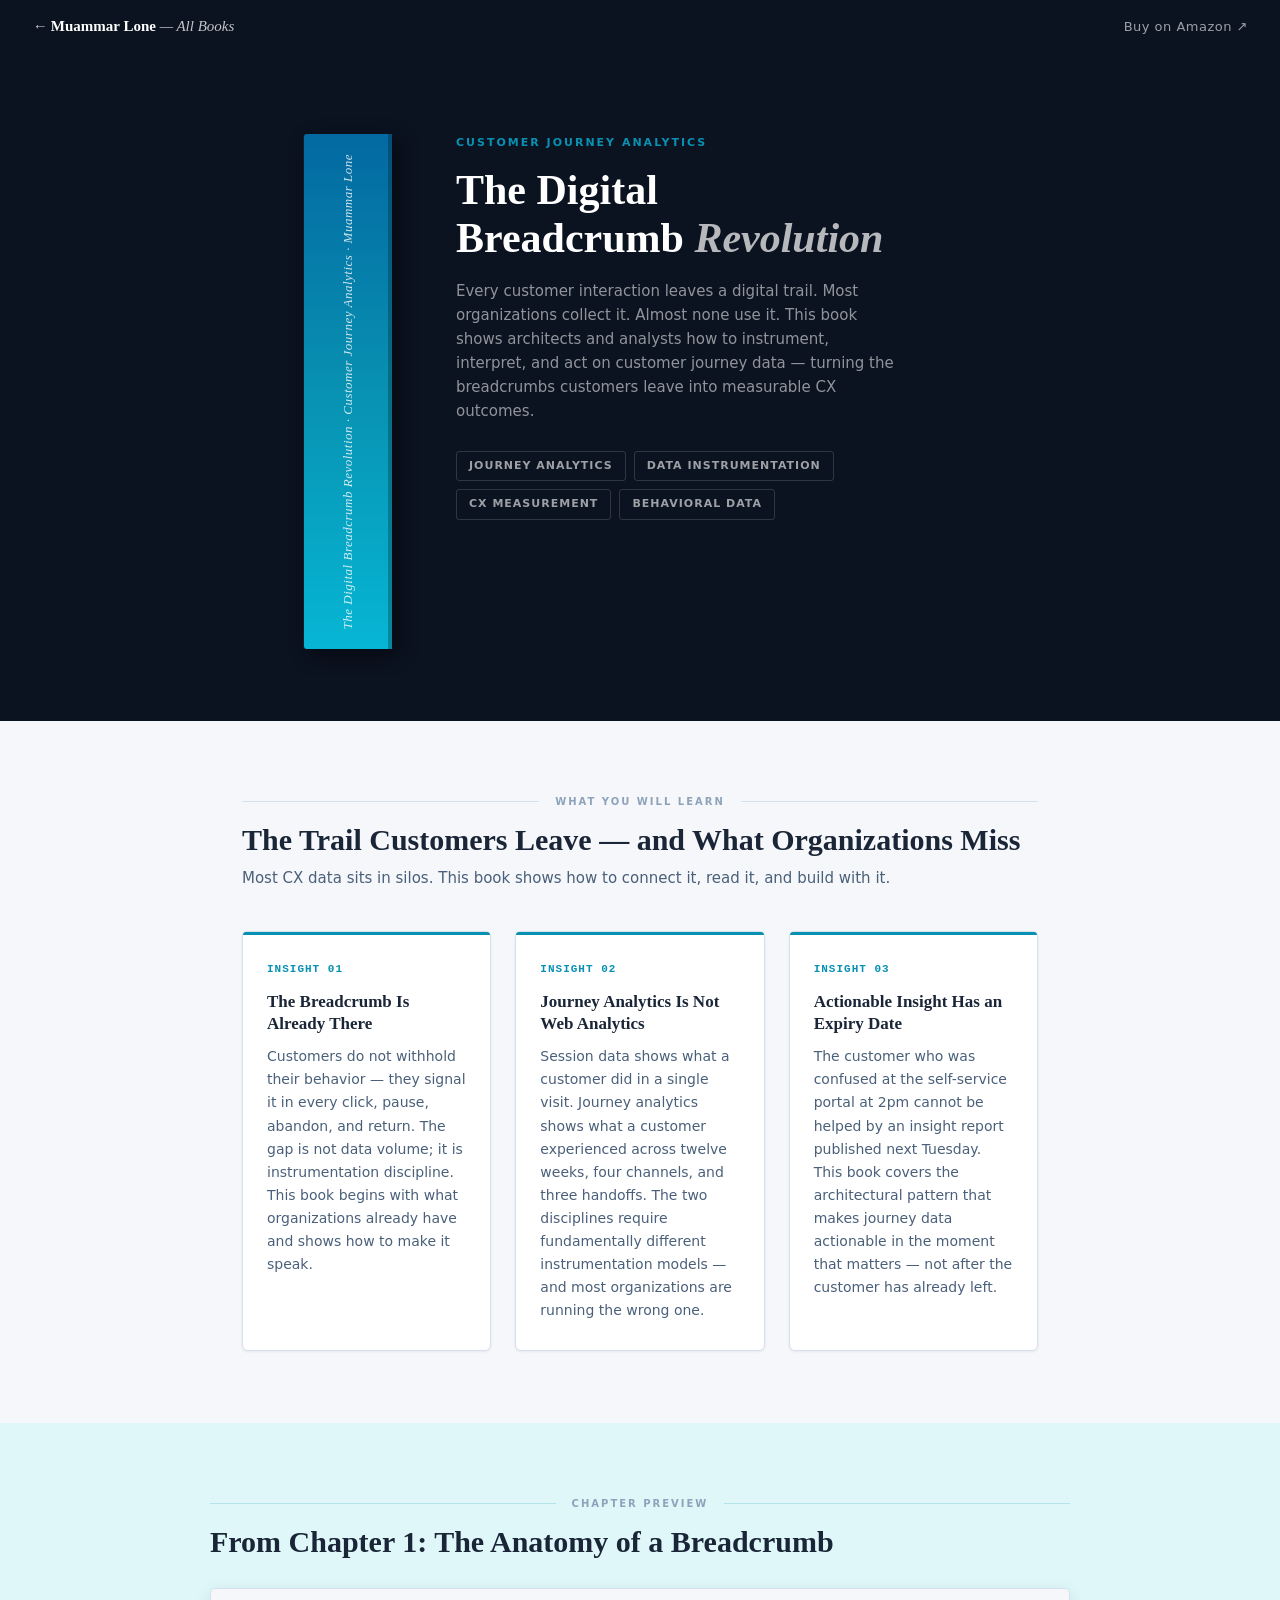
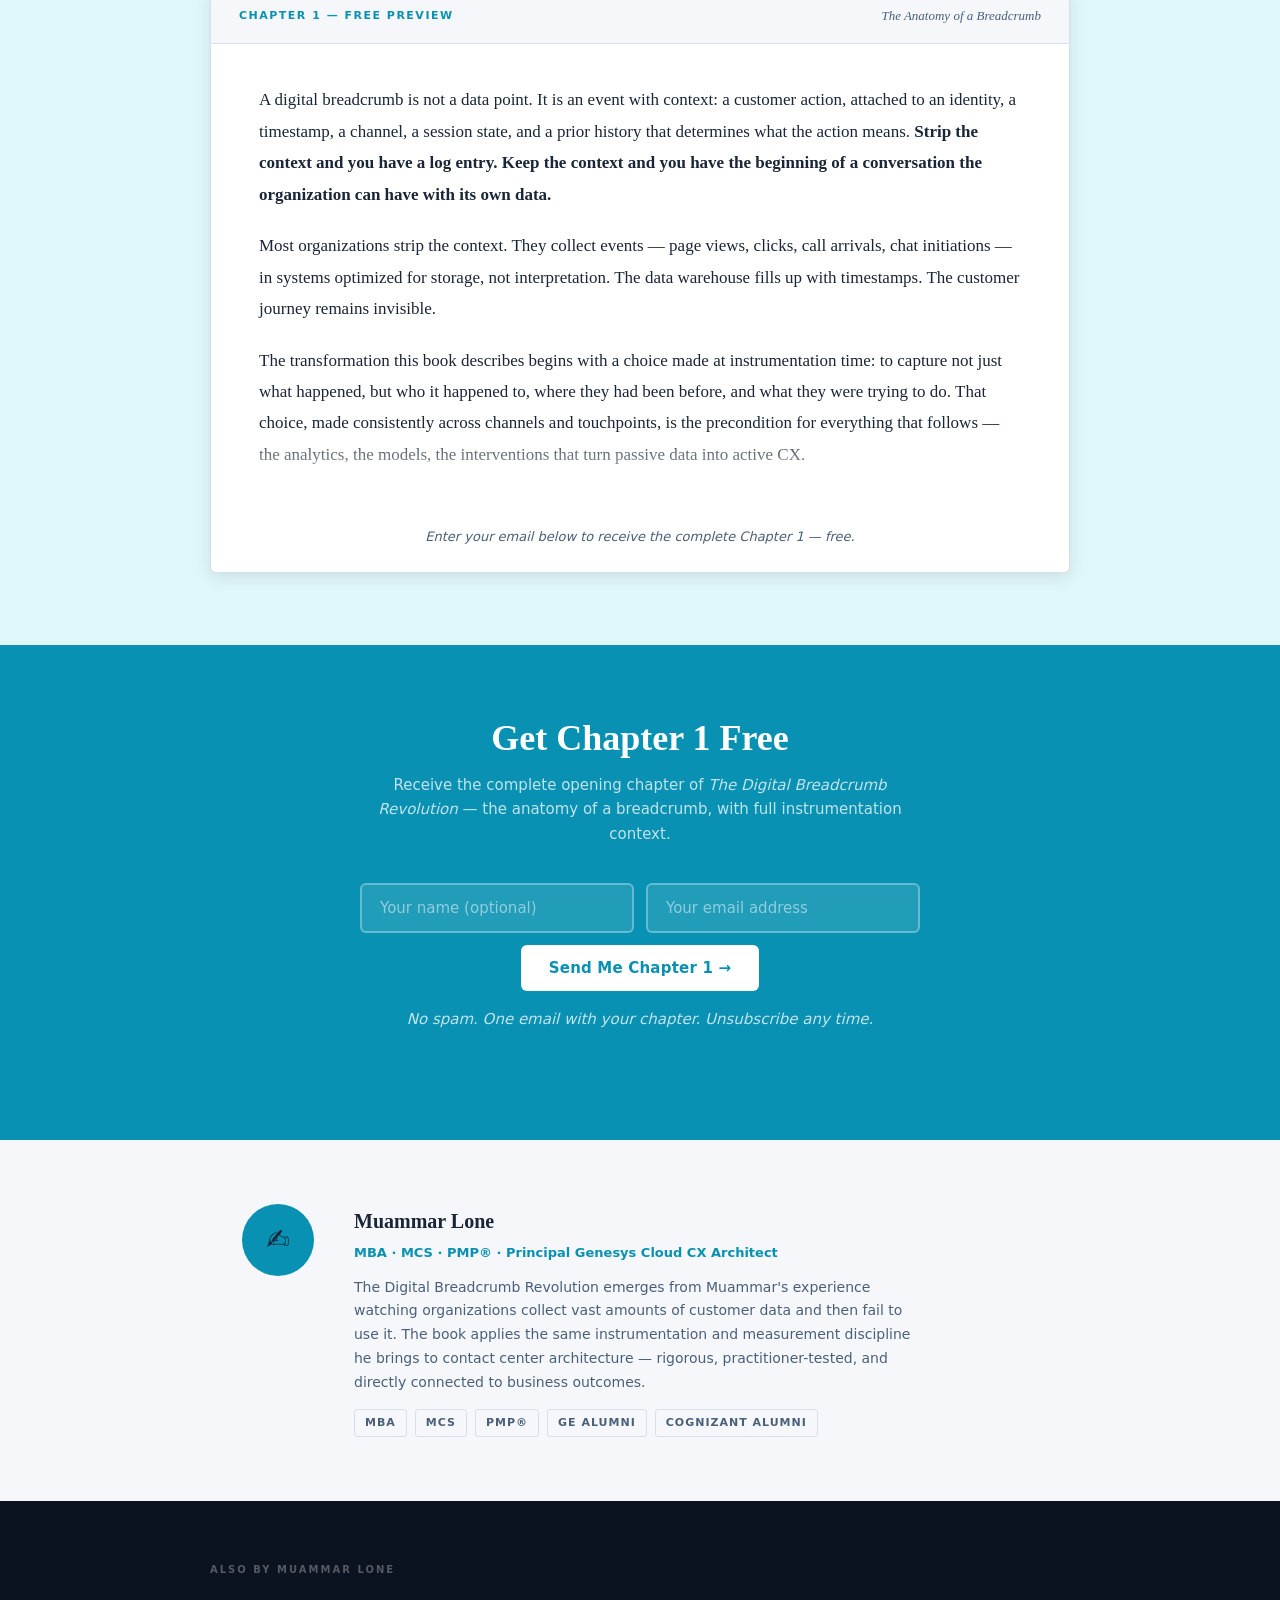
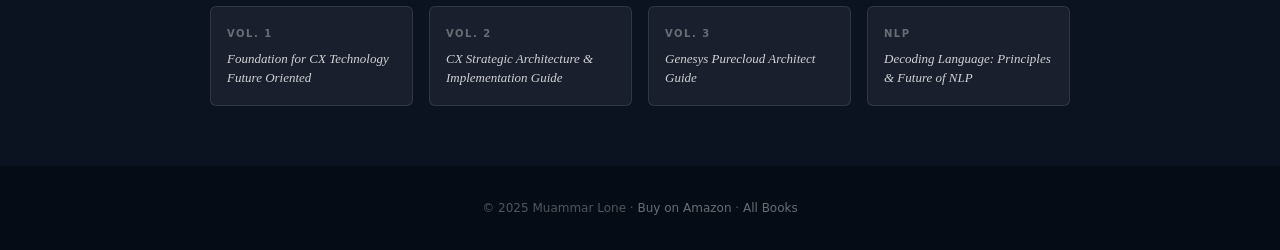
<file: book-4-digital-breadcrumb.html>
<!DOCTYPE html>
<html lang="en">
<head>
<meta charset="UTF-8">
<meta name="viewport" content="width=device-width, initial-scale=1.0">
<title>The Digital Breadcrumb Revolution — Muammar Lone</title>
<meta name="description" content="Instrument, analyze, and act on the digital trail customers leave across every touchpoint — from data collection to measurable CX outcomes.">
<link rel="stylesheet" href="style.css">
<style>
:root {
  --accent: #0891B2;
  --accent-bg: #E0F7FA;
}
</style>
</head>
<body>

<nav class="site-nav">
  <a class="site-nav-brand" href="index.html">← <strong>Muammar Lone</strong> — All Books</a>
  <a class="site-nav-link" href="https://www.amazon.com/dp/B0DQ9FG7B4" target="_blank" rel="noopener">Buy on Amazon ↗</a>
</nav>

<!-- HERO -->
<div class="book-hero">
  <div class="book-spine-art" style="background: linear-gradient(180deg, #0369A1 0%, #0891B2 50%, #06B6D4 100%); min-height:340px;">
    <div class="book-spine-text">The Digital Breadcrumb Revolution · Customer Journey Analytics · Muammar Lone</div>
  </div>
  <div class="book-hero-text">
    <div class="book-eyebrow">Customer Journey Analytics</div>
    <h1>The Digital Breadcrumb <em>Revolution</em></h1>
    <p class="book-hero-sub">Every customer interaction leaves a digital trail. Most organizations collect it. Almost none use it. This book shows architects and analysts how to instrument, interpret, and act on customer journey data — turning the breadcrumbs customers leave into measurable CX outcomes.</p>
    <div class="hero-tags">
      <span class="hero-tag">Journey Analytics</span>
      <span class="hero-tag">Data Instrumentation</span>
      <span class="hero-tag">CX Measurement</span>
      <span class="hero-tag">Behavioral Data</span>
    </div>
  </div>
</div>

<!-- KEY INSIGHTS -->
<section class="section">
  <div class="ed-rule">
    <div class="ed-rule-line"></div>
    <div class="ed-rule-label">What You Will Learn</div>
    <div class="ed-rule-line"></div>
  </div>
  <div class="section-title" style="margin-top:8px; margin-bottom:8px;">The Trail Customers Leave — and What Organizations Miss</div>
  <p class="section-sub">Most CX data sits in silos. This book shows how to connect it, read it, and build with it.</p>

  <div class="insights-grid">
    <div class="insight-card">
      <div class="insight-number">Insight 01</div>
      <div class="insight-heading">The Breadcrumb Is Already There</div>
      <div class="insight-body">Customers do not withhold their behavior — they signal it in every click, pause, abandon, and return. The gap is not data volume; it is instrumentation discipline. This book begins with what organizations already have and shows how to make it speak.</div>
    </div>
    <div class="insight-card">
      <div class="insight-number">Insight 02</div>
      <div class="insight-heading">Journey Analytics Is Not Web Analytics</div>
      <div class="insight-body">Session data shows what a customer did in a single visit. Journey analytics shows what a customer experienced across twelve weeks, four channels, and three handoffs. The two disciplines require fundamentally different instrumentation models — and most organizations are running the wrong one.</div>
    </div>
    <div class="insight-card">
      <div class="insight-number">Insight 03</div>
      <div class="insight-heading">Actionable Insight Has an Expiry Date</div>
      <div class="insight-body">The customer who was confused at the self-service portal at 2pm cannot be helped by an insight report published next Tuesday. This book covers the architectural pattern that makes journey data actionable in the moment that matters — not after the customer has already left.</div>
    </div>
  </div>
</section>

<!-- CHAPTER PREVIEW -->
<div class="section-accent">
  <div class="section-accent-inner">
    <div class="ed-rule">
      <div class="ed-rule-line" style="background: rgba(8,145,178,.2);"></div>
      <div class="ed-rule-label">Chapter Preview</div>
      <div class="ed-rule-line" style="background: rgba(8,145,178,.2);"></div>
    </div>
    <div class="section-title" style="margin-top:8px; margin-bottom:28px;">From Chapter 1: The Anatomy of a Breadcrumb</div>
    <div class="chapter-preview">
      <div class="chapter-preview-header">
        <span class="chapter-label" style="color:#0891B2;">Chapter 1 — Free Preview</span>
        <span class="chapter-title-sm">The Anatomy of a Breadcrumb</span>
      </div>
      <div class="chapter-body">
        <p>A digital breadcrumb is not a data point. It is an event with context: a customer action, attached to an identity, a timestamp, a channel, a session state, and a prior history that determines what the action means. <strong>Strip the context and you have a log entry. Keep the context and you have the beginning of a conversation the organization can have with its own data.</strong></p>
        <p>Most organizations strip the context. They collect events — page views, clicks, call arrivals, chat initiations — in systems optimized for storage, not interpretation. The data warehouse fills up with timestamps. The customer journey remains invisible.</p>
        <p>The transformation this book describes begins with a choice made at instrumentation time: to capture not just what happened, but who it happened to, where they had been before, and what they were trying to do. That choice, made consistently across channels and touchpoints, is the precondition for everything that follows — the analytics, the models, the interventions that turn passive data into active CX.</p>
      </div>
      <div class="chapter-fade"></div>
      <div class="chapter-cta-line">Enter your email below to receive the complete Chapter 1 — free.</div>
    </div>
  </div>
</div>

<!-- LEAD MAGNET -->
<div class="lead-magnet" style="background: var(--accent);">
  <div class="lead-magnet-inner">
    <h2>Get Chapter 1 Free</h2>
    <p>Receive the complete opening chapter of <em>The Digital Breadcrumb Revolution</em> — the anatomy of a breadcrumb, with full instrumentation context.</p>
    <form action="https://formsubmit.co/muammarlone@gmail.com" method="POST" class="lead-form">
      <input type="hidden" name="_subject" value="Free Chapter Request — Book 4: Digital Breadcrumb Revolution">
      <input type="hidden" name="_next" value="https://muammarlone.github.io/book-brochures/thank-you.html">
      <input type="hidden" name="_captcha" value="false">
      <input type="hidden" name="book" value="The Digital Breadcrumb Revolution — Customer Journey Analytics">
      <input class="lead-input" type="text" name="name" placeholder="Your name (optional)">
      <input class="lead-input" type="email" name="email" placeholder="Your email address" required>
      <button class="lead-btn" type="submit" style="color:#0891B2;">Send Me Chapter 1 →</button>
    </form>
    <p class="lead-fine">No spam. One email with your chapter. Unsubscribe any time.</p>
  </div>
</div>

<!-- AUTHOR -->
<div class="author-section">
  <div class="author-avatar" style="background: var(--accent);">✍️</div>
  <div>
    <div class="author-meta-name">Muammar Lone</div>
    <div class="author-meta-title">MBA · MCS · PMP® · Principal Genesys Cloud CX Architect</div>
    <div class="author-meta-bio">The Digital Breadcrumb Revolution emerges from Muammar's experience watching organizations collect vast amounts of customer data and then fail to use it. The book applies the same instrumentation and measurement discipline he brings to contact center architecture — rigorous, practitioner-tested, and directly connected to business outcomes.</div>
    <div class="author-creds">
      <span class="cred">MBA</span><span class="cred">MCS</span><span class="cred">PMP®</span>
      <span class="cred">GE Alumni</span><span class="cred">Cognizant Alumni</span>
    </div>
  </div>
</div>

<!-- OTHER BOOKS -->
<div class="other-books">
  <div class="other-books-inner">
    <div class="ed-rule-label" style="color:rgba(255,255,255,.3); font-size:10px; text-transform:uppercase; letter-spacing:2px; margin-bottom:4px;">Also by Muammar Lone</div>
    <div class="other-books-grid">
      <a class="other-book-card" href="book-1-cx-foundation.html"><div class="other-book-vol">Vol. 1</div><div class="other-book-title">Foundation for CX Technology Future Oriented</div></a>
      <a class="other-book-card" href="book-2-cx-architecture.html"><div class="other-book-vol">Vol. 2</div><div class="other-book-title">CX Strategic Architecture &amp; Implementation Guide</div></a>
      <a class="other-book-card" href="book-3-architect-guide.html"><div class="other-book-vol">Vol. 3</div><div class="other-book-title">Genesys Purecloud Architect Guide</div></a>
      <a class="other-book-card" href="book-5-decoding-language.html"><div class="other-book-vol">NLP</div><div class="other-book-title">Decoding Language: Principles &amp; Future of NLP</div></a>
    </div>
  </div>
</div>

<footer class="site-footer">
  © 2025 Muammar Lone ·
  <a href="https://www.amazon.com/dp/B0DQ9FG7B4" target="_blank" rel="noopener">Buy on Amazon</a> ·
  <a href="index.html">All Books</a>
</footer>
</body>
</html>
</file>
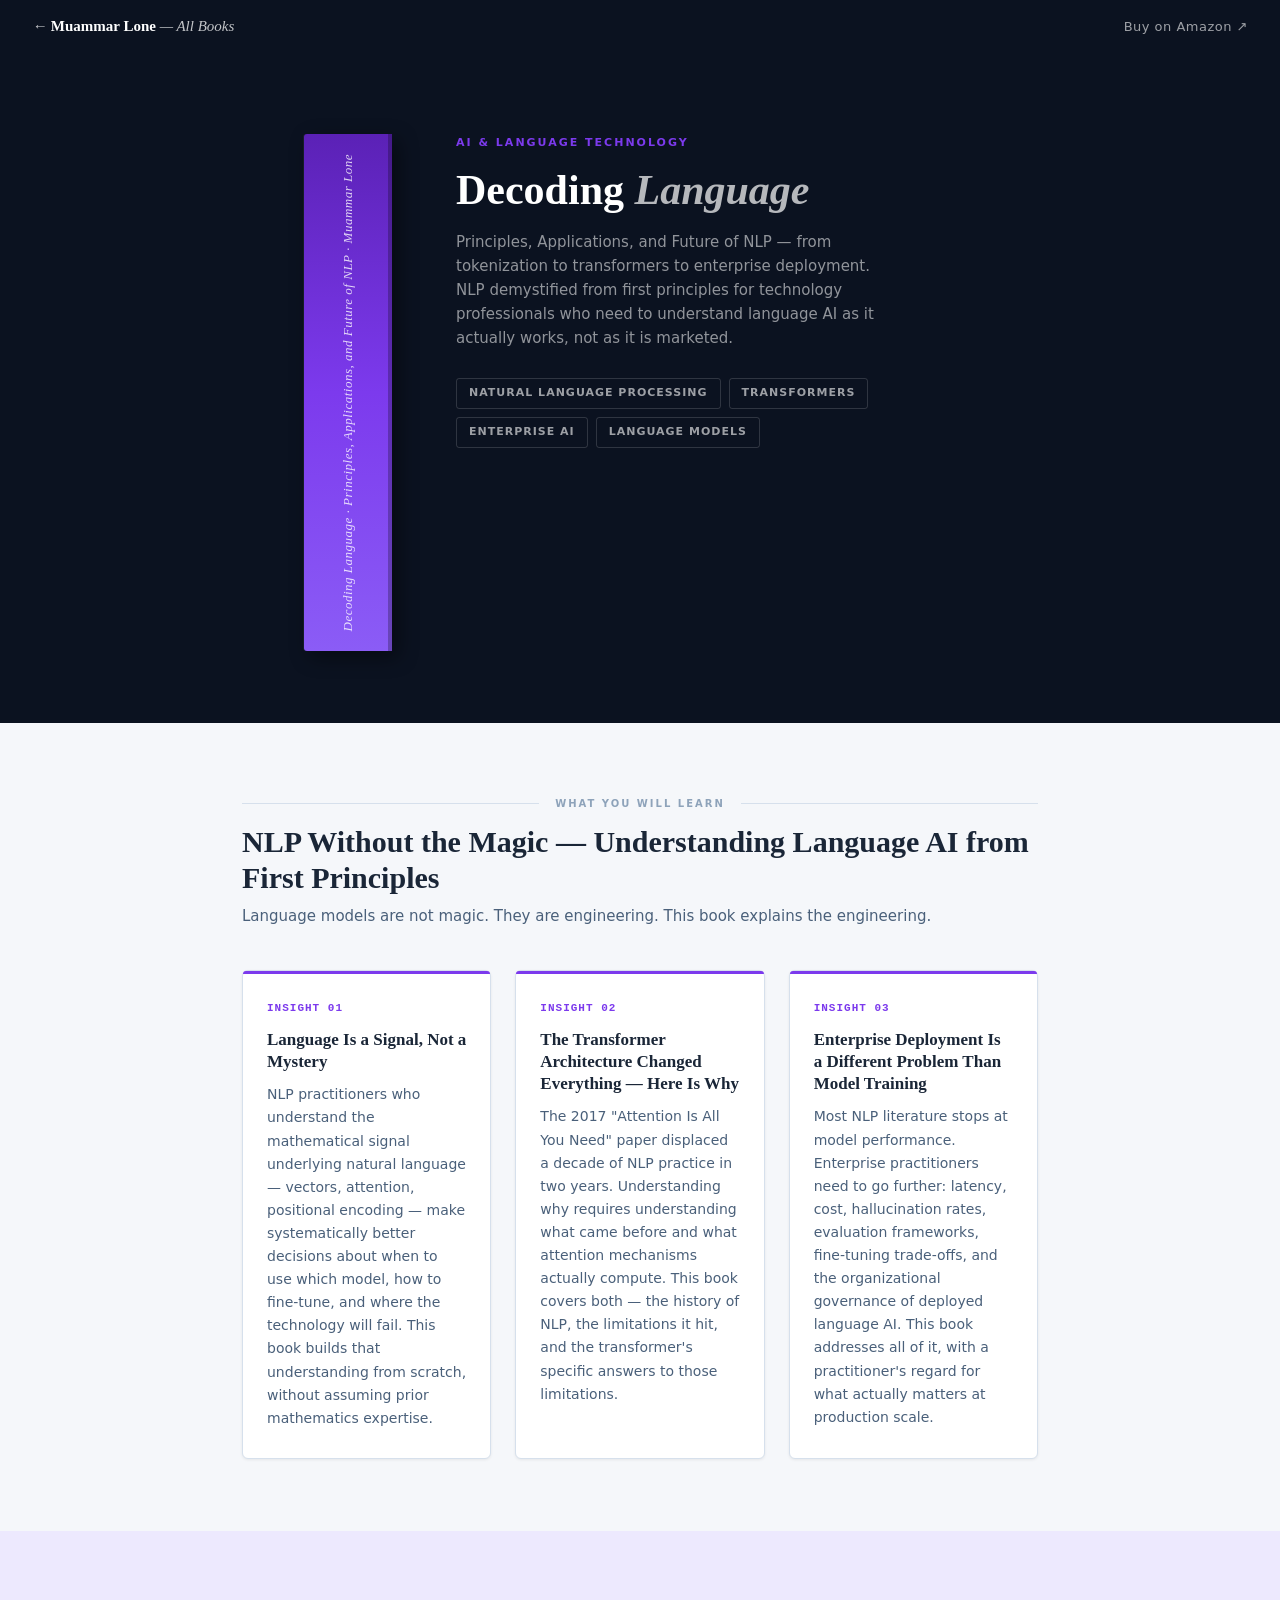
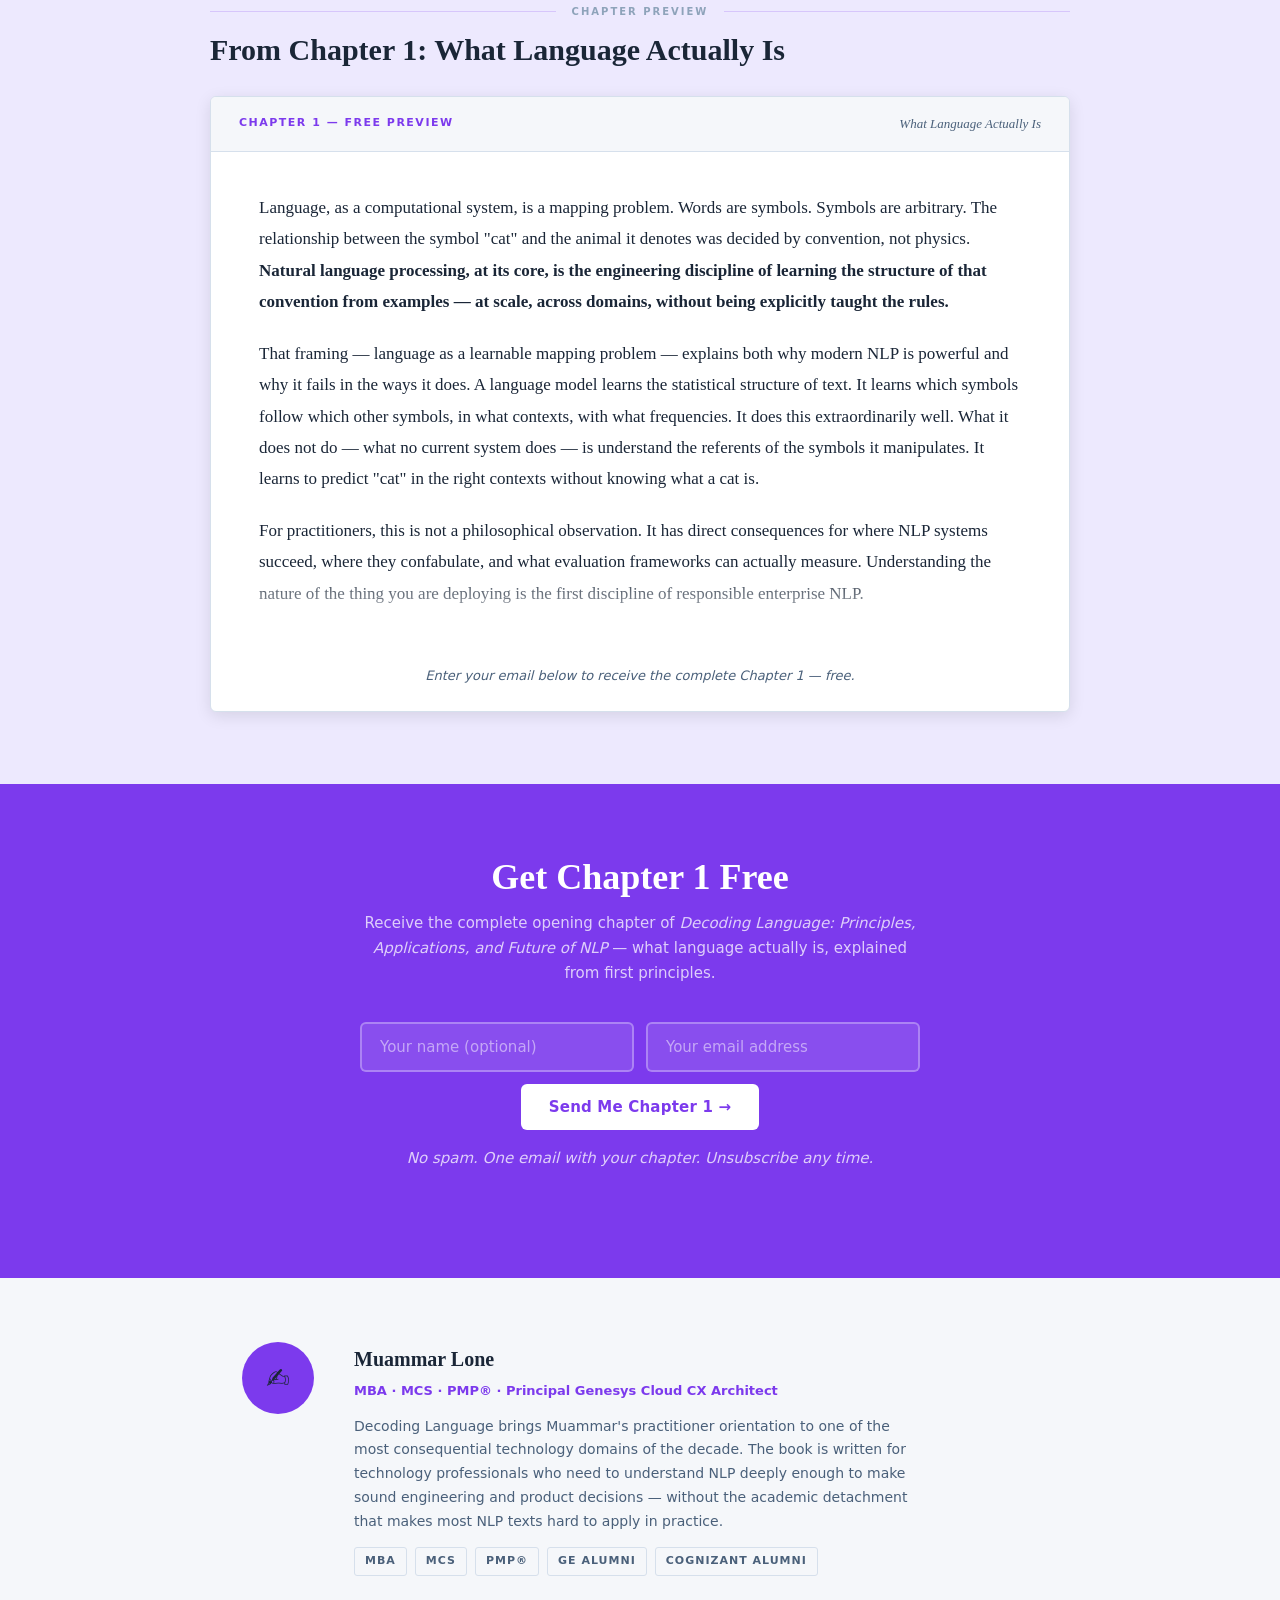
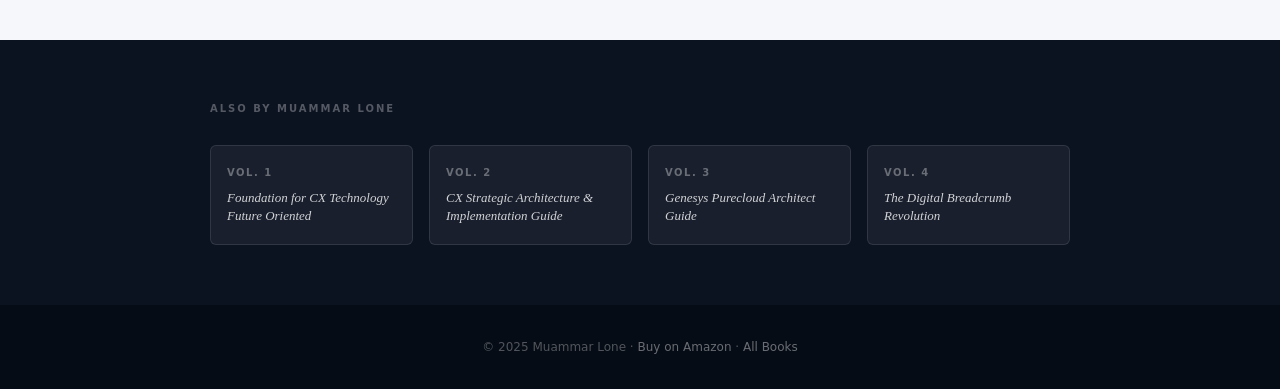
<file: book-5-decoding-language.html>
<!DOCTYPE html>
<html lang="en">
<head>
<meta charset="UTF-8">
<meta name="viewport" content="width=device-width, initial-scale=1.0">
<title>Decoding Language — Muammar Lone</title>
<meta name="description" content="From tokenization to transformers — NLP demystified from first principles for technology professionals, architects, and enterprise practitioners.">
<link rel="stylesheet" href="style.css">
<style>
:root {
  --accent: #7C3AED;
  --accent-bg: #EDE9FE;
}
</style>
</head>
<body>

<nav class="site-nav">
  <a class="site-nav-brand" href="index.html">← <strong>Muammar Lone</strong> — All Books</a>
  <a class="site-nav-link" href="https://www.amazon.com/dp/B0DQSSYYYC" target="_blank" rel="noopener">Buy on Amazon ↗</a>
</nav>

<!-- HERO -->
<div class="book-hero">
  <div class="book-spine-art" style="background: linear-gradient(180deg, #5B21B6 0%, #7C3AED 50%, #8B5CF6 100%); min-height:340px;">
    <div class="book-spine-text">Decoding Language · Principles, Applications, and Future of NLP · Muammar Lone</div>
  </div>
  <div class="book-hero-text">
    <div class="book-eyebrow">AI &amp; Language Technology</div>
    <h1>Decoding <em>Language</em></h1>
    <p class="book-hero-sub">Principles, Applications, and Future of NLP — from tokenization to transformers to enterprise deployment. NLP demystified from first principles for technology professionals who need to understand language AI as it actually works, not as it is marketed.</p>
    <div class="hero-tags">
      <span class="hero-tag">Natural Language Processing</span>
      <span class="hero-tag">Transformers</span>
      <span class="hero-tag">Enterprise AI</span>
      <span class="hero-tag">Language Models</span>
    </div>
  </div>
</div>

<!-- KEY INSIGHTS -->
<section class="section">
  <div class="ed-rule">
    <div class="ed-rule-line"></div>
    <div class="ed-rule-label">What You Will Learn</div>
    <div class="ed-rule-line"></div>
  </div>
  <div class="section-title" style="margin-top:8px; margin-bottom:8px;">NLP Without the Magic — Understanding Language AI from First Principles</div>
  <p class="section-sub">Language models are not magic. They are engineering. This book explains the engineering.</p>

  <div class="insights-grid">
    <div class="insight-card">
      <div class="insight-number">Insight 01</div>
      <div class="insight-heading">Language Is a Signal, Not a Mystery</div>
      <div class="insight-body">NLP practitioners who understand the mathematical signal underlying natural language — vectors, attention, positional encoding — make systematically better decisions about when to use which model, how to fine-tune, and where the technology will fail. This book builds that understanding from scratch, without assuming prior mathematics expertise.</div>
    </div>
    <div class="insight-card">
      <div class="insight-number">Insight 02</div>
      <div class="insight-heading">The Transformer Architecture Changed Everything — Here Is Why</div>
      <div class="insight-body">The 2017 "Attention Is All You Need" paper displaced a decade of NLP practice in two years. Understanding why requires understanding what came before and what attention mechanisms actually compute. This book covers both — the history of NLP, the limitations it hit, and the transformer's specific answers to those limitations.</div>
    </div>
    <div class="insight-card">
      <div class="insight-number">Insight 03</div>
      <div class="insight-heading">Enterprise Deployment Is a Different Problem Than Model Training</div>
      <div class="insight-body">Most NLP literature stops at model performance. Enterprise practitioners need to go further: latency, cost, hallucination rates, evaluation frameworks, fine-tuning trade-offs, and the organizational governance of deployed language AI. This book addresses all of it, with a practitioner's regard for what actually matters at production scale.</div>
    </div>
  </div>
</section>

<!-- CHAPTER PREVIEW -->
<div class="section-accent">
  <div class="section-accent-inner">
    <div class="ed-rule">
      <div class="ed-rule-line" style="background: rgba(124,58,237,.2);"></div>
      <div class="ed-rule-label">Chapter Preview</div>
      <div class="ed-rule-line" style="background: rgba(124,58,237,.2);"></div>
    </div>
    <div class="section-title" style="margin-top:8px; margin-bottom:28px;">From Chapter 1: What Language Actually Is</div>
    <div class="chapter-preview">
      <div class="chapter-preview-header">
        <span class="chapter-label" style="color:#7C3AED;">Chapter 1 — Free Preview</span>
        <span class="chapter-title-sm">What Language Actually Is</span>
      </div>
      <div class="chapter-body">
        <p>Language, as a computational system, is a mapping problem. Words are symbols. Symbols are arbitrary. The relationship between the symbol "cat" and the animal it denotes was decided by convention, not physics. <strong>Natural language processing, at its core, is the engineering discipline of learning the structure of that convention from examples — at scale, across domains, without being explicitly taught the rules.</strong></p>
        <p>That framing — language as a learnable mapping problem — explains both why modern NLP is powerful and why it fails in the ways it does. A language model learns the statistical structure of text. It learns which symbols follow which other symbols, in what contexts, with what frequencies. It does this extraordinarily well. What it does not do — what no current system does — is understand the referents of the symbols it manipulates. It learns to predict "cat" in the right contexts without knowing what a cat is.</p>
        <p>For practitioners, this is not a philosophical observation. It has direct consequences for where NLP systems succeed, where they confabulate, and what evaluation frameworks can actually measure. Understanding the nature of the thing you are deploying is the first discipline of responsible enterprise NLP.</p>
      </div>
      <div class="chapter-fade"></div>
      <div class="chapter-cta-line">Enter your email below to receive the complete Chapter 1 — free.</div>
    </div>
  </div>
</div>

<!-- LEAD MAGNET -->
<div class="lead-magnet" style="background: var(--accent);">
  <div class="lead-magnet-inner">
    <h2>Get Chapter 1 Free</h2>
    <p>Receive the complete opening chapter of <em>Decoding Language: Principles, Applications, and Future of NLP</em> — what language actually is, explained from first principles.</p>
    <form action="https://formsubmit.co/muammarlone@gmail.com" method="POST" class="lead-form">
      <input type="hidden" name="_subject" value="Free Chapter Request — Book 5: Decoding Language NLP">
      <input type="hidden" name="_next" value="https://muammarlone.github.io/book-brochures/thank-you.html">
      <input type="hidden" name="_captcha" value="false">
      <input type="hidden" name="book" value="Decoding Language: Principles, Applications, and Future of NLP">
      <input class="lead-input" type="text" name="name" placeholder="Your name (optional)">
      <input class="lead-input" type="email" name="email" placeholder="Your email address" required>
      <button class="lead-btn" type="submit" style="color:#7C3AED;">Send Me Chapter 1 →</button>
    </form>
    <p class="lead-fine">No spam. One email with your chapter. Unsubscribe any time.</p>
  </div>
</div>

<!-- AUTHOR -->
<div class="author-section">
  <div class="author-avatar" style="background: var(--accent);">✍️</div>
  <div>
    <div class="author-meta-name">Muammar Lone</div>
    <div class="author-meta-title">MBA · MCS · PMP® · Principal Genesys Cloud CX Architect</div>
    <div class="author-meta-bio">Decoding Language brings Muammar's practitioner orientation to one of the most consequential technology domains of the decade. The book is written for technology professionals who need to understand NLP deeply enough to make sound engineering and product decisions — without the academic detachment that makes most NLP texts hard to apply in practice.</div>
    <div class="author-creds">
      <span class="cred">MBA</span><span class="cred">MCS</span><span class="cred">PMP®</span>
      <span class="cred">GE Alumni</span><span class="cred">Cognizant Alumni</span>
    </div>
  </div>
</div>

<!-- OTHER BOOKS -->
<div class="other-books">
  <div class="other-books-inner">
    <div class="ed-rule-label" style="color:rgba(255,255,255,.3); font-size:10px; text-transform:uppercase; letter-spacing:2px; margin-bottom:4px;">Also by Muammar Lone</div>
    <div class="other-books-grid">
      <a class="other-book-card" href="book-1-cx-foundation.html"><div class="other-book-vol">Vol. 1</div><div class="other-book-title">Foundation for CX Technology Future Oriented</div></a>
      <a class="other-book-card" href="book-2-cx-architecture.html"><div class="other-book-vol">Vol. 2</div><div class="other-book-title">CX Strategic Architecture &amp; Implementation Guide</div></a>
      <a class="other-book-card" href="book-3-architect-guide.html"><div class="other-book-vol">Vol. 3</div><div class="other-book-title">Genesys Purecloud Architect Guide</div></a>
      <a class="other-book-card" href="book-4-digital-breadcrumb.html"><div class="other-book-vol">Vol. 4</div><div class="other-book-title">The Digital Breadcrumb Revolution</div></a>
    </div>
  </div>
</div>

<footer class="site-footer">
  © 2025 Muammar Lone ·
  <a href="https://www.amazon.com/dp/B0DQSSYYYC" target="_blank" rel="noopener">Buy on Amazon</a> ·
  <a href="index.html">All Books</a>
</footer>
</body>
</html>
</file>
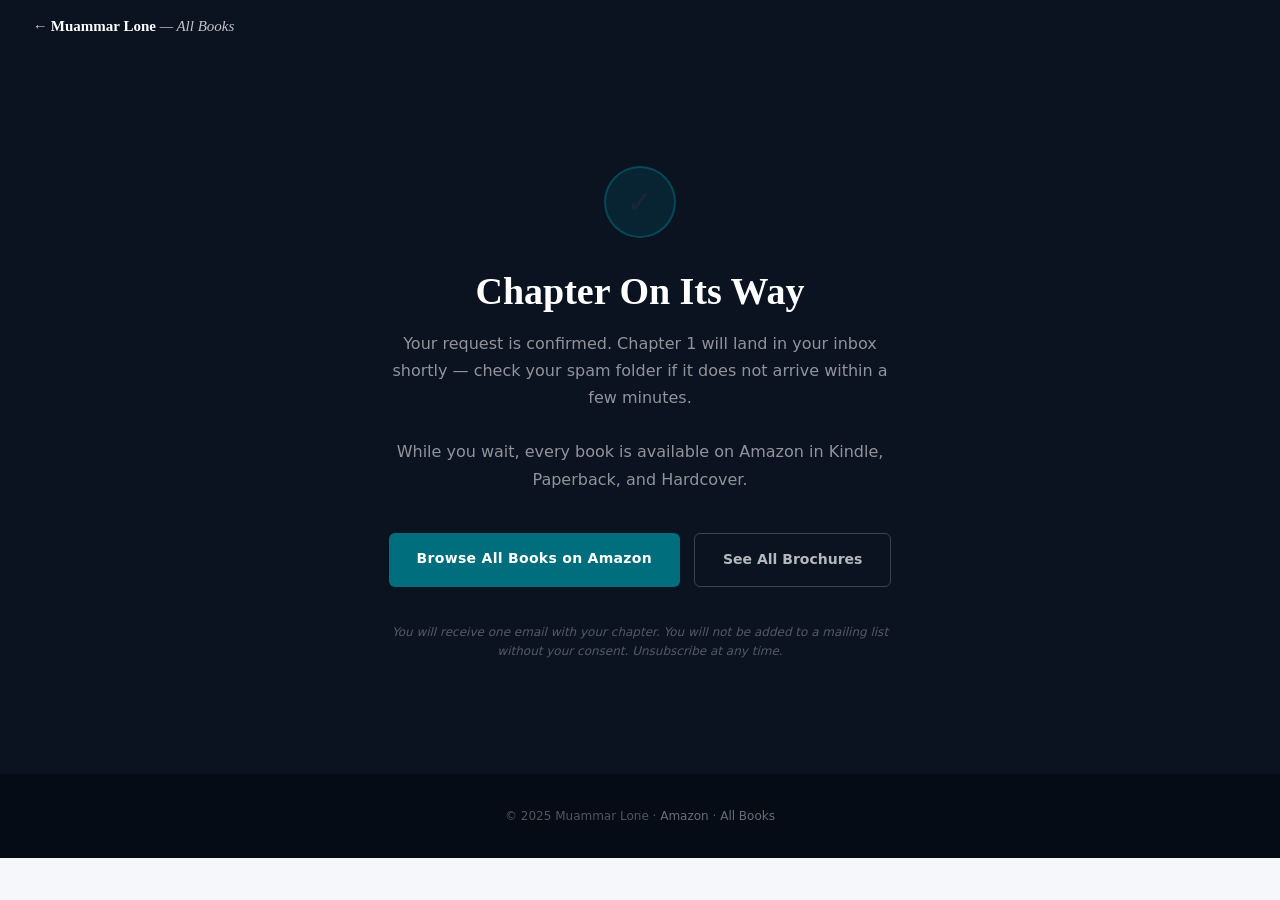
<file: thank-you.html>
<!DOCTYPE html>
<html lang="en">
<head>
<meta charset="UTF-8">
<meta name="viewport" content="width=device-width, initial-scale=1.0">
<title>Chapter On Its Way — Muammar Lone</title>
<meta name="description" content="Your free chapter request was received. Check your inbox.">
<link rel="stylesheet" href="style.css">
<style>
:root { --accent: #006E7C; }

.ty-page {
  min-height: 80vh;
  display: flex; align-items: center; justify-content: center;
  background: var(--dark);
  padding: 60px 32px;
  text-align: center;
}
.ty-inner { max-width: 520px; }
.ty-check {
  width: 72px; height: 72px;
  border-radius: 50%;
  background: rgba(0,110,124,.2);
  border: 2px solid rgba(0,110,124,.5);
  display: flex; align-items: center; justify-content: center;
  font-size: 32px;
  margin: 0 auto 32px;
}
.ty-heading {
  font-family: Georgia, 'Times New Roman', serif;
  font-size: clamp(26px, 4vw, 38px);
  font-weight: bold; color: #fff; line-height: 1.15;
  margin-bottom: 16px;
}
.ty-sub {
  font-size: 16px; color: rgba(255,255,255,.55);
  line-height: 1.7; margin-bottom: 40px;
}
.ty-actions {
  display: flex; gap: 14px; justify-content: center; flex-wrap: wrap;
}
.ty-btn-primary {
  padding: 14px 28px;
  background: var(--accent); color: #fff;
  border-radius: 6px; text-decoration: none;
  font-size: 14px; font-weight: 700;
  font-family: 'Segoe UI', system-ui, sans-serif;
  letter-spacing: .3px;
  transition: opacity .12s;
}
.ty-btn-primary:hover { opacity: .85; }
.ty-btn-ghost {
  padding: 14px 28px;
  border: 1px solid rgba(255,255,255,.2); color: rgba(255,255,255,.7);
  border-radius: 6px; text-decoration: none;
  font-size: 14px; font-weight: 600;
  font-family: 'Segoe UI', system-ui, sans-serif;
  transition: border-color .12s, color .12s;
}
.ty-btn-ghost:hover { border-color: rgba(255,255,255,.5); color: #fff; }

.ty-note {
  margin-top: 36px;
  font-size: 12px; color: rgba(255,255,255,.3);
  font-style: italic; line-height: 1.6;
}
</style>
</head>
<body>

<nav class="site-nav">
  <a class="site-nav-brand" href="index.html">← <strong>Muammar Lone</strong> — All Books</a>
</nav>

<div class="ty-page">
  <div class="ty-inner">
    <div class="ty-check">✓</div>
    <h1 class="ty-heading">Chapter On Its Way</h1>
    <p class="ty-sub">
      Your request is confirmed. Chapter 1 will land in your inbox shortly — check your spam folder if it does not arrive within a few minutes.<br><br>
      While you wait, every book is available on Amazon in Kindle, Paperback, and Hardcover.
    </p>
    <div class="ty-actions">
      <a class="ty-btn-primary" href="https://www.amazon.com/s?k=Muammar+Lone&i=stripbooks" target="_blank" rel="noopener">Browse All Books on Amazon</a>
      <a class="ty-btn-ghost" href="index.html">See All Brochures</a>
    </div>
    <p class="ty-note">
      You will receive one email with your chapter. You will not be added to a mailing list without your consent. Unsubscribe at any time.
    </p>
  </div>
</div>

<footer class="site-footer">
  © 2025 Muammar Lone ·
  <a href="https://www.amazon.com/s?k=Muammar+Lone&i=stripbooks" target="_blank" rel="noopener">Amazon</a> ·
  <a href="index.html">All Books</a>
</footer>
</body>
</html>
</file>
<file: style.css>
/* ── SHARED DESIGN SYSTEM — Muammar Lone Author Brochures ─────────── */
:root {
  --bg:        #F5F7FA;
  --surface:   #FFFFFF;
  --dark:      #0B1220;
  --dark-soft: #111C2E;
  --text:      #1A2637;
  --muted:     #4A607A;
  --faint:     #8EA3BA;
  --border:    #D6E0EC;
  --radius:    6px;

  --font-display: Georgia, 'Times New Roman', serif;
  --font-body:    'Segoe UI', system-ui, -apple-system, sans-serif;
  --font-mono:    'Consolas', 'Courier New', monospace;

  --sh:    0 1px 3px rgba(0,0,0,.07);
  --sh-md: 0 4px 16px rgba(0,0,0,.10);
}

*, *::before, *::after { box-sizing: border-box; margin: 0; padding: 0; }
html { scroll-behavior: smooth; }
body {
  background: var(--bg);
  color: var(--text);
  font-family: var(--font-body);
  font-size: 16px;
  line-height: 1.7;
}
a { color: inherit; }
img { max-width: 100%; }

/* ── SHARED NAV ─────────────────────────────────────────────────────── */
.site-nav {
  background: var(--dark);
  padding: 14px 32px;
  display: flex; align-items: center; justify-content: space-between;
}
.site-nav-brand {
  font-family: var(--font-display);
  font-size: 15px; font-style: italic;
  color: rgba(255,255,255,.75);
  text-decoration: none;
}
.site-nav-brand strong { color: #fff; font-style: normal; }
.site-nav-link {
  font-size: 13px; color: rgba(255,255,255,.6);
  text-decoration: none; letter-spacing: .5px;
  font-family: var(--font-body);
}
.site-nav-link:hover { color: #fff; }

/* ── BOOK HERO ──────────────────────────────────────────────────────── */
.book-hero {
  background: var(--dark);
  padding: 80px 32px 72px;
  display: flex; align-items: flex-start; justify-content: center;
  gap: 64px; flex-wrap: wrap;
}
.book-spine-art {
  flex-shrink: 0;
  width: 88px; min-height: 320px;
  border-radius: 3px 0 0 3px;
  display: flex; flex-direction: column;
  align-items: center; justify-content: center;
  position: relative;
  box-shadow: 6px 6px 20px rgba(0,0,0,.45), -1px 0 0 rgba(255,255,255,.06);
}
.book-spine-art::after {
  content: '';
  position: absolute; right: 0; top: 0; bottom: 0; width: 4px;
  background: rgba(0,0,0,.25);
}
.book-spine-text {
  writing-mode: vertical-rl;
  text-orientation: mixed;
  transform: rotate(180deg);
  font-family: var(--font-display);
  font-size: 13px; font-style: italic;
  color: rgba(255,255,255,.8);
  letter-spacing: .5px;
  padding: 20px 0;
  line-height: 1.3;
}
.book-hero-text { max-width: 520px; }
.book-eyebrow {
  font-family: var(--font-body);
  font-size: 11px; font-weight: 700;
  text-transform: uppercase; letter-spacing: 2px;
  color: var(--accent);
  margin-bottom: 14px;
}
.book-hero h1 {
  font-family: var(--font-display);
  font-size: clamp(28px, 4vw, 42px);
  font-weight: bold; line-height: 1.15;
  color: #fff;
  text-wrap: balance;
  margin-bottom: 16px;
}
.book-hero h1 em { font-style: italic; color: rgba(255,255,255,.7); }
.book-hero-sub {
  font-size: 15px; color: rgba(255,255,255,.55);
  line-height: 1.6; margin-bottom: 28px;
  max-width: 440px;
}
.hero-tags { display: flex; gap: 8px; flex-wrap: wrap; }
.hero-tag {
  font-size: 11px; font-weight: 600; font-family: var(--font-body);
  text-transform: uppercase; letter-spacing: 1px;
  padding: 5px 12px; border-radius: 3px;
  border: 1px solid rgba(255,255,255,.15);
  color: rgba(255,255,255,.6);
}

/* ── EDITORIAL RULE ─────────────────────────────────────────────────── */
.ed-rule {
  display: flex; align-items: center; gap: 16px;
  margin: 0 0 12px;
}
.ed-rule-line { flex: 1; height: 1px; background: var(--border); }
.ed-rule-label {
  font-size: 10px; font-weight: 700; font-family: var(--font-body);
  text-transform: uppercase; letter-spacing: 2px;
  color: var(--faint);
}

/* ── SECTION WRAPPERS ───────────────────────────────────────────────── */
.section { padding: 72px 32px; max-width: 860px; margin: 0 auto; }
.section-dark {
  background: var(--dark-soft);
  padding: 72px 32px;
}
.section-dark-inner { max-width: 860px; margin: 0 auto; }
.section-accent {
  background: var(--accent-bg, #EDF1F7);
  padding: 72px 32px;
}
.section-accent-inner { max-width: 860px; margin: 0 auto; }

.section-title {
  font-family: var(--font-display);
  font-size: clamp(22px, 3vw, 30px);
  font-weight: bold; line-height: 1.2;
  color: var(--text);
  margin-bottom: 8px;
}
.section-title-light {
  font-family: var(--font-display);
  font-size: clamp(22px, 3vw, 30px);
  font-weight: bold; line-height: 1.2;
  color: #fff;
  margin-bottom: 8px;
}
.section-sub { font-size: 15px; color: var(--muted); margin-bottom: 40px; }
.section-sub-light { font-size: 15px; color: rgba(255,255,255,.5); margin-bottom: 40px; }

/* ── INSIGHTS ───────────────────────────────────────────────────────── */
.insights-grid {
  display: grid;
  grid-template-columns: repeat(auto-fill, minmax(240px, 1fr));
  gap: 24px;
}
.insight-card {
  background: var(--surface);
  border: 1px solid var(--border);
  border-radius: var(--radius);
  padding: 28px 24px;
  box-shadow: var(--sh);
  position: relative;
}
.insight-card::before {
  content: '';
  position: absolute; top: 0; left: 0; right: 0; height: 3px;
  border-radius: var(--radius) var(--radius) 0 0;
  background: var(--accent);
}
.insight-number {
  font-family: var(--font-mono);
  font-size: 11px; font-weight: 700;
  color: var(--accent);
  text-transform: uppercase; letter-spacing: 1px;
  margin-bottom: 12px;
}
.insight-heading {
  font-family: var(--font-display);
  font-size: 17px; font-weight: bold;
  line-height: 1.3; color: var(--text);
  margin-bottom: 10px;
}
.insight-body { font-size: 14px; color: var(--muted); line-height: 1.65; }

/* ── CHAPTER PREVIEW ────────────────────────────────────────────────── */
.chapter-preview {
  background: var(--surface);
  border: 1px solid var(--border);
  border-radius: var(--radius);
  box-shadow: var(--sh-md);
  overflow: hidden;
}
.chapter-preview-header {
  padding: 16px 28px;
  border-bottom: 1px solid var(--border);
  display: flex; align-items: center; justify-content: space-between;
  background: var(--bg);
}
.chapter-label {
  font-size: 11px; font-weight: 700; font-family: var(--font-body);
  text-transform: uppercase; letter-spacing: 1.5px;
  color: var(--accent);
}
.chapter-title-sm {
  font-size: 13px; color: var(--muted); font-family: var(--font-display); font-style: italic;
}
.chapter-body {
  padding: 40px 48px;
  font-family: var(--font-display);
  font-size: 17px; line-height: 1.85;
  color: var(--text);
}
.chapter-body p { margin-bottom: 20px; }
.chapter-body p:last-child { margin-bottom: 0; }
.chapter-body strong { font-weight: bold; }
.chapter-fade {
  background: linear-gradient(transparent, var(--surface) 90%);
  height: 80px; margin-top: -80px; position: relative; z-index: 2;
}
.chapter-cta-line {
  padding: 16px 28px 24px;
  text-align: center;
  font-size: 13px; color: var(--muted);
  font-style: italic;
}

/* ── LEAD MAGNET ────────────────────────────────────────────────────── */
.lead-magnet {
  text-align: center; padding: 72px 32px;
  background: var(--accent);
}
.lead-magnet-inner { max-width: 560px; margin: 0 auto; }
.lead-magnet h2 {
  font-family: var(--font-display);
  font-size: clamp(24px, 3.5vw, 36px);
  font-weight: bold; color: #fff;
  line-height: 1.2; margin-bottom: 12px;
}
.lead-magnet p {
  font-size: 15px; color: rgba(255,255,255,.75);
  margin-bottom: 36px; line-height: 1.65;
}
.lead-form { display: flex; gap: 12px; flex-wrap: wrap; justify-content: center; }
.lead-input {
  flex: 1; min-width: 220px; max-width: 320px;
  padding: 14px 18px;
  border: 2px solid rgba(255,255,255,.3);
  border-radius: var(--radius);
  background: rgba(255,255,255,.1);
  color: #fff; font-size: 15px; font-family: var(--font-body);
  outline: none;
}
.lead-input::placeholder { color: rgba(255,255,255,.5); }
.lead-input:focus { border-color: rgba(255,255,255,.7); background: rgba(255,255,255,.15); }
.lead-btn {
  padding: 14px 28px;
  background: #fff; color: var(--accent);
  border: none; border-radius: var(--radius);
  font-size: 15px; font-weight: 700; font-family: var(--font-body);
  cursor: pointer; letter-spacing: .2px;
  transition: transform .12s, box-shadow .12s;
  white-space: nowrap;
}
.lead-btn:hover { transform: translateY(-1px); box-shadow: 0 4px 12px rgba(0,0,0,.2); }
.lead-fine {
  margin-top: 16px;
  font-size: 12px; color: rgba(255,255,255,.5);
  font-style: italic;
}

/* ── AUTHOR BIO ─────────────────────────────────────────────────────── */
.author-section {
  padding: 64px 32px;
  max-width: 860px; margin: 0 auto;
  display: flex; gap: 40px; align-items: flex-start; flex-wrap: wrap;
}
.author-avatar {
  width: 72px; height: 72px; border-radius: 50%;
  background: var(--accent); flex-shrink: 0;
  display: flex; align-items: center; justify-content: center;
  font-size: 28px;
}
.author-meta-name {
  font-family: var(--font-display);
  font-size: 20px; font-weight: bold; color: var(--text);
  margin-bottom: 4px;
}
.author-meta-title { font-size: 13px; color: var(--accent); font-weight: 600; margin-bottom: 12px; }
.author-meta-bio { font-size: 14px; color: var(--muted); line-height: 1.7; max-width: 560px; }
.author-creds {
  display: flex; gap: 8px; flex-wrap: wrap; margin-top: 14px;
}
.cred {
  font-size: 11px; font-weight: 700; font-family: var(--font-body);
  text-transform: uppercase; letter-spacing: 1px;
  padding: 4px 10px; border-radius: 3px;
  background: var(--bg); border: 1px solid var(--border);
  color: var(--muted);
}

/* ── OTHER BOOKS ────────────────────────────────────────────────────── */
.other-books {
  background: var(--dark);
  padding: 60px 32px;
}
.other-books-inner { max-width: 860px; margin: 0 auto; }
.other-books-grid {
  display: grid;
  grid-template-columns: repeat(auto-fill, minmax(160px, 1fr));
  gap: 16px; margin-top: 28px;
}
.other-book-card {
  background: rgba(255,255,255,.06);
  border: 1px solid rgba(255,255,255,.1);
  border-radius: var(--radius);
  padding: 18px 16px;
  text-decoration: none;
  transition: background .15s;
}
.other-book-card:hover { background: rgba(255,255,255,.1); }
.other-book-vol { font-size: 10px; font-weight: 700; color: rgba(255,255,255,.35); text-transform: uppercase; letter-spacing: 1.5px; margin-bottom: 8px; }
.other-book-title { font-size: 13px; font-family: var(--font-display); font-style: italic; color: rgba(255,255,255,.8); line-height: 1.4; }

/* ── FOOTER ─────────────────────────────────────────────────────────── */
.site-footer {
  background: #060C15;
  padding: 32px;
  text-align: center;
  font-size: 12px; color: rgba(255,255,255,.3);
}
.site-footer a { color: rgba(255,255,255,.4); text-decoration: none; }
.site-footer a:hover { color: rgba(255,255,255,.7); }

/* ── RESPONSIVE ─────────────────────────────────────────────────────── */
@media (max-width: 640px) {
  .book-hero { padding: 56px 20px 52px; gap: 36px; }
  .section { padding: 52px 20px; }
  .section-dark { padding: 52px 20px; }
  .chapter-body { padding: 28px 24px; font-size: 16px; }
  .lead-magnet { padding: 56px 20px; }
  .author-section { padding: 48px 20px; }
  .book-spine-art { display: none; }
}
</file>
